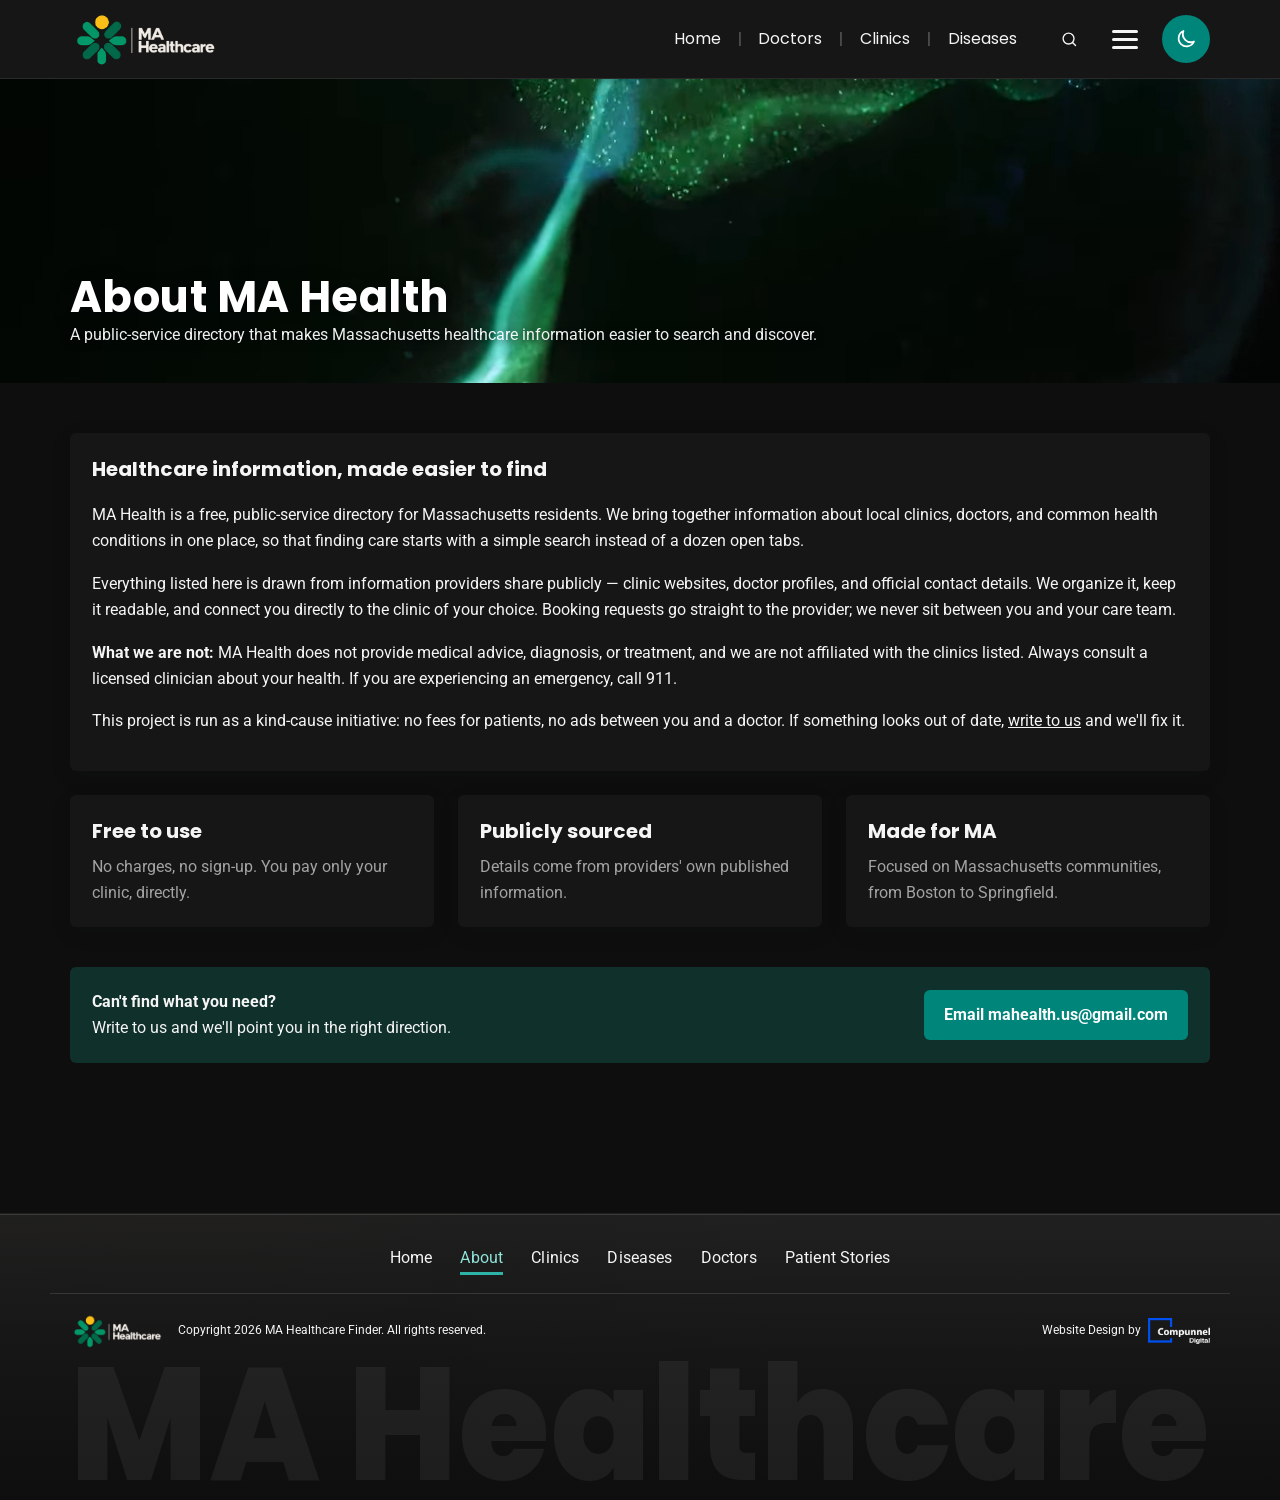
<file: about.html>
<!DOCTYPE html>
<html lang="en" data-theme="light">
<head>
<meta charset="utf-8"><meta name="viewport" content="width=device-width, initial-scale=1">
<meta name="description" content="About MA Health — a free public-service directory of Massachusetts clinics, doctors and conditions.">
<title>About – MA Health</title>
<link rel="preconnect" href="https://fonts.googleapis.com"><link rel="preconnect" href="https://fonts.gstatic.com" crossorigin>
<link href="https://fonts.googleapis.com/css2?family=Poppins:wght@400;600;700&family=Roboto:wght@400;500;700&display=swap" rel="stylesheet">
<style>
:root{--primary:#00857A;--primary-dark:#006B62;--text:#0F172A;--text-mid:#374151;--text-light:#5B6472;--bg-page:#f3eee8;--bg-light:#F4F7FA;--surface:#FFF;--border-light:#DDE2E8;--subtle-accent:#E6F4F1;--focus:#F2B134}
[data-theme="dark"]{--primary:#2FB3A6;--primary-dark:#8FE3DA;--text:#F3F4F6;--text-mid:#D1D5DB;--text-light:#AEB6C4;--bg-page:#0F172A;--bg-light:#1B2740;--surface:#172038;--border-light:#2B364B;--subtle-accent:#123531}
*{box-sizing:border-box}html{scroll-behavior:smooth}
body{margin:0;background:var(--bg-page);color:var(--text);font-family:'Roboto',sans-serif;font-size:1em;line-height:1.65}
img{max-width:100%}a{color:inherit}button{font-family:inherit}
:focus-visible{outline:3px solid var(--focus);outline-offset:3px;border-radius:4px}
.sr-only{position:absolute;width:1px;height:1px;padding:0;margin:-1px;overflow:hidden;clip:rect(0,0,0,0);white-space:nowrap;border:0}
.skip-link{position:absolute;left:16px;top:-60px;background:var(--primary-dark);color:#fff;padding:12px 18px;border-radius:6px;font-weight:700;z-index:1000;text-decoration:none}.skip-link:focus{top:16px}
.wrap{max-width:1180px;margin:0 auto;padding:0 20px}
.g12{display:grid;grid-template-columns:repeat(12,minmax(0,1fr));gap:24px}
.c3{grid-column:span 3}.c4{grid-column:span 4}.c6{grid-column:span 6}.c12{grid-column:span 12}
.topbar{background:var(--surface);border-bottom:1px solid var(--border-light)}
.topbar-inner{max-width:1180px;margin:0 auto;padding:12px 20px;display:flex;align-items:center;justify-content:space-between;gap:24px}
.logo img{height:54px;display:block}
.topbar-right{display:flex;align-items:center;gap:14px}
.head-mail{width:60px;height:60px;border-radius:50%;background:#00857A;display:inline-flex;align-items:center;justify-content:center;flex-shrink:0}
.head-mail svg{width:28px;height:28px}
.theme-toggle{width:48px;height:48px;border-radius:50%;border:none;background:#00857A;cursor:pointer;display:inline-flex;align-items:center;justify-content:center;padding:0}
.theme-toggle .knob svg{width:24px;height:24px;display:block}
.hamburger{display:none;flex-direction:column;gap:5px;background:none;border:1px solid var(--border-light);border-radius:6px;cursor:pointer;padding:9px;min-width:44px;min-height:44px;align-items:center;justify-content:center}
.hamburger span{width:22px;height:2px;background:var(--text);display:block}
.navstrip{background:#fbfaf8;border-bottom:1px solid var(--border-light)}
[data-theme="dark"] .navstrip{background:var(--bg-light)}
.nav-menu{max-width:1180px;margin:0 auto;padding:0 20px;list-style:none;display:flex;gap:4px;flex-wrap:wrap}
.nav-menu a{display:block;padding:14px 12px;font-size:1em;font-weight:700;text-transform:uppercase;letter-spacing:.05em;color:var(--text-mid);text-decoration:none;border-top:3px solid transparent}
.nav-menu a:hover,.nav-menu a.active{color:var(--primary-dark);border-top-color:var(--primary)}
.page-head{background:var(--surface);border-bottom:1px solid var(--border-light);padding:44px 0}
.page-head h1{font-family:'Poppins',sans-serif;font-size:clamp(30px,3.4vw,44px);margin:0 0 8px;text-transform:uppercase;letter-spacing:-.01em}
.page-head p{margin:0;color:var(--text-light);max-width:760px}
main{padding:50px 0 70px}
.card{background:var(--surface);border-radius:6px;box-shadow:0 6px 24px rgba(15,23,42,.07);overflow:hidden}
.card-body{padding:20px 22px}
.card h2,.card h3{font-family:'Poppins',sans-serif;margin:0 0 6px;font-size:1.25em}
.meta{color:var(--text-light);font-size:1em;margin:0 0 10px}
.badges{display:flex;flex-wrap:wrap;gap:8px;margin:10px 0 4px}
.badge{background:var(--subtle-accent);color:var(--primary-dark);font-weight:700;font-size:1em;padding:5px 12px;border-radius:999px}
.btn{display:inline-flex;align-items:center;gap:8px;background:#00857A;color:#fff;border:none;border-radius:6px;padding:12px 20px;font-weight:700;font-size:1em;text-decoration:none;cursor:pointer;min-height:44px}
.btn:hover{background:var(--primary-dark)}
.btn.ghost{background:var(--surface);color:var(--text);border:1px solid var(--border-light)}
.btn.ghost:hover{border-color:var(--primary);color:var(--primary-dark)}
.review{border-top:1px solid var(--border-light);padding:12px 0 2px;font-size:1em}
.review p{margin:0 0 6px;color:var(--text-mid)}
.review .who{color:var(--text-light);font-size:1em}
.stars{color:#B7791F;letter-spacing:2px}
.thumb{width:100px;height:100px;border-radius:14px;object-fit:cover;flex-shrink:0;background:var(--subtle-accent)}
.row{display:flex;gap:16px;align-items:center}
.initials{width:100px;height:100px;border-radius:14px;display:flex;align-items:center;justify-content:center;font-family:'Poppins',sans-serif;font-weight:700;font-size:1.875em;color:#fff;flex-shrink:0}
.center{text-align:center}
.hidden{display:none!important}
.contact-strip{margin-top:40px;background:var(--subtle-accent);border-radius:6px;padding:22px;display:flex;justify-content:space-between;gap:16px;align-items:center;flex-wrap:wrap}
footer{background:#efece5;border-top:1px solid rgba(15,23,42,.15);padding:22px 0 26px;color:#0F172A;margin-top:70px}
[data-theme="dark"] footer{background:#101a30;color:#F3F4F6;border-top-color:rgba(255,255,255,.15)}
.f-nav{max-width:1180px;margin:0 auto 16px;padding:0 20px 16px;display:flex;gap:28px;overflow-x:auto;justify-content:center;border-bottom:1px solid rgba(15,23,42,.15)}
[data-theme="dark"] .f-nav{border-bottom-color:rgba(255,255,255,.15)}
.f-nav a{font-size:1em;font-weight:700;text-transform:uppercase;letter-spacing:.05em;text-decoration:none;white-space:nowrap;color:inherit}
.f-nav a:hover{color:var(--primary);text-decoration:underline}
.footer-inner{max-width:1180px;margin:0 auto;padding:0 20px;display:flex;align-items:center;justify-content:space-between;gap:16px;flex-wrap:wrap}
.f-design{display:flex;align-items:center;gap:10px}.f-design img{height:26px;display:block}

@media(prefers-reduced-motion:reduce){*{scroll-behavior:auto!important}}
@media(max-width:1024px){.c3{grid-column:span 6}.c4{grid-column:span 6}}
@media(max-width:900px){.hamburger{display:flex}.nav-menu{display:none;flex-direction:column;padding:8px 20px 12px}.nav-menu.open{display:flex}.nav-menu a{border-top:none;border-bottom:1px solid var(--border-light)}}
@media(max-width:768px){.c3,.c4,.c6{grid-column:span 12}.footer-inner{justify-content:center;text-align:center}}

/* ── Header: hamburger + slide-in navigation drawer ── */
.head-mail{display:none!important}
.hamburger{display:flex!important;flex-direction:column;gap:5px;background:none!important;border:none!important;border-radius:0;box-shadow:none;padding:10px;min-width:44px;min-height:44px;align-items:center;justify-content:center;cursor:pointer}
.hamburger span{width:26px;height:3px;border-radius:2px;background:var(--text);display:block;transform:none!important;opacity:1!important}
.hamburger:focus-visible{outline:3px solid var(--focus,#F2B134);outline-offset:2px}
.navstrip{position:fixed!important;top:0;right:0;bottom:0;width:min(340px,86vw);height:100vh;height:100dvh;background:var(--surface)!important;border:none;border-left:1px solid var(--border-light);box-shadow:-14px 0 40px rgba(0,0,0,.2);transform:translateX(100%);visibility:hidden;transition:transform .3s ease,visibility 0s linear .3s;z-index:1000;overflow-y:auto;display:flex;flex-direction:column}
html.nav-open .navstrip{transform:none;visibility:visible;transition:transform .3s ease}
.nav-overlay{position:fixed;inset:0;background:rgba(15,23,42,.45);opacity:0;visibility:hidden;transition:opacity .3s,visibility 0s linear .3s;z-index:999}
html.nav-open .nav-overlay{opacity:1;visibility:visible;transition:opacity .3s}
html.nav-open body{overflow:hidden}
.nav-head{display:flex;align-items:center;justify-content:space-between;padding:14px 16px 14px 28px;border-bottom:1px solid var(--border-light)}
.nav-head-title{font-family:'Poppins',sans-serif;font-weight:700;font-size:1em;letter-spacing:.08em;text-transform:uppercase;color:var(--text)}
.nav-close{background:none;border:none;color:var(--text);font-size:1.875em;line-height:1;cursor:pointer;min-width:44px;min-height:44px;display:inline-flex;align-items:center;justify-content:center}
.nav-close:focus-visible{outline:3px solid var(--focus,#F2B134);outline-offset:2px}
.navstrip .nav-menu{display:flex!important;flex-direction:column;align-items:stretch;flex-wrap:nowrap;gap:0;margin:0;max-width:none;padding:8px 20px 28px}
.navstrip .nav-menu li a{display:flex;align-items:center;min-height:54px;padding:14px 8px;border-top:none;border-bottom:1px solid var(--border-light)}
.navstrip .nav-menu li a::after{display:none}
.navstrip .nav-menu li a.active{color:var(--primary-dark);box-shadow:inset 4px 0 0 var(--primary);padding-left:16px}
html.a11y-motion .navstrip,html.a11y-motion .nav-overlay{transition:none}
@media (prefers-reduced-motion:reduce){.navstrip,.nav-overlay{transition:none}}

/* ── No capitals; line icons with minimal 4px corners; footer current-page indicator ── */
.f-nav a,.nav-head-title,.nav-menu a,.page-head h1{text-transform:none!important;letter-spacing:.01em!important}
.ic{width:1.2em;height:1.2em;flex-shrink:0;display:inline-block;vertical-align:-.22em}
.theme-toggle{border-radius:50%!important;color:#fff} .theme-toggle .knob{display:flex} .theme-toggle .knob .ic{width:24px;height:24px}
.tile{width:64px;height:64px;border-radius:4px;background:var(--subtle-accent);color:var(--primary-dark);display:flex;align-items:center;justify-content:center;flex-shrink:0}
.tile .ic{width:34px;height:34px}
.f-nav a.active{color:#006B62!important;text-decoration:none;box-shadow:inset 0 -3px 0 #00857A;padding-bottom:4px}
[data-theme="dark"] .f-nav a.active{color:#8FE3DA!important;box-shadow:inset 0 -3px 0 #2FB3A6}

/* Inner-page header: looping video, no tint, same height on every inner page */
.page-head{position:relative;isolation:isolate;overflow:hidden;height:304px;box-sizing:border-box;display:flex;align-items:flex-end;padding:0 0 36px;border-bottom:none;background:#07120d}
.page-video{position:absolute;inset:0;z-index:-1;width:100%;height:100%;object-fit:cover;pointer-events:none}
.page-head .wrap{width:100%}
.page-head h1{color:#fff!important;text-shadow:0 2px 16px rgba(0,0,0,.6);margin:0 0 2px!important;line-height:1.1}
.page-head p{color:rgba(255,255,255,.94)!important;text-shadow:0 1px 10px rgba(0,0,0,.7);margin:0!important;line-height:1.5}
@media (max-width:768px){.page-head{height:208px;padding-bottom:24px}}

/* ── Dark theme: carbon black (neutral, no blue tint) ── */
[data-theme="dark"]{--bg-page:#0E0E0E;--bg-light:#1A1A1A;--surface:#161616;--border-light:#2A2A2A;--subtle-accent:#10302B;--text:#F5F5F5;--text-mid:#D4D4D4;--text-light:#A3A3A3;--shadow:0 2px 10px rgba(0,0,0,.5);--shadow-lg:0 12px 32px rgba(0,0,0,.6)}
[data-theme="dark"] body{background:#0E0E0E}
[data-theme="dark"] footer{background:#0E0E0E;color:#F5F5F5;border-top-color:rgba(255,255,255,.12)}
[data-theme="dark"] .f-nav{border-bottom-color:rgba(255,255,255,.12)}
[data-theme="dark"] .f-nav a{color:#F5F5F5}
[data-theme="dark"] .f-nav a.active{color:#8FE3DA!important;box-shadow:inset 0 -3px 0 #2FB3A6}
[data-theme="dark"] .navstrip{background:#161616!important}
[data-theme="dark"] .nav-overlay{background:rgba(0,0,0,.6)}
</style>
<script src="js/icons.js"></script>
<link rel="stylesheet" href="css/shared.css">
</head>
<body>
<a class="skip-link" href="#main">Skip to main content</a>
<header>
  <div class="topbar"><div class="topbar-inner">
    <a href="index.html" class="logo" aria-label="MA Health – home"><span class="logo-mark" aria-hidden="true"><img src="images/logo-icon.png" alt=""></span><img class="logo-word logo-light-img" src="images/logo-word.png" alt="MA Healthcare"><img class="logo-word logo-dark-img" src="images/logo-word-dark.png" alt="MA Healthcare"></a>
    <div class="topbar-right">
      <nav class="top-nav" aria-label="Main"><a href="index.html">Home</a><span class="sep" aria-hidden="true">|</span><a href="doctors.html">Doctors</a><span class="sep" aria-hidden="true">|</span><a href="clinics.html">Clinics</a><span class="sep" aria-hidden="true">|</span><a href="diseases.html">Diseases</a></nav><button class="find-btn" id="find-btn" type="button" aria-label="Find on this page" aria-controls="find-bar" aria-expanded="false" title="Find on this page (/)"><svg class="ic" viewBox="0 0 24 24" fill="none" stroke="currentColor" stroke-width="1.75" stroke-linecap="round" stroke-linejoin="round" aria-hidden="true" focusable="false"><circle cx="11" cy="11" r="7"/><path d="m20 20-3.5-3.5"/></svg></button><button class="hamburger" id="hamburger" type="button" aria-label="Open menu" aria-expanded="false" aria-controls="site-nav"><span></span><span></span><span></span></button>
        <button class="theme-toggle" id="theme-toggle" type="button" aria-pressed="false" aria-label="Switch theme"><span class="knob" aria-hidden="true"></span></button>
    </div>
  </div></div>
  <nav class="navstrip" id="site-nav" aria-label="Primary">
    <div class="nav-head"><span class="nav-head-title">Menu</span><button class="nav-close" id="nav-close" type="button" aria-label="Close menu">&times;</button></div>
    <ul class="nav-menu" id="nav-menu"><li class="nav-dup"><a href="index.html">Home</a></li><li><a href="about.html" class="active" aria-current="page">About</a></li><li class="nav-dup"><a href="clinics.html">Clinics</a></li><li class="nav-dup"><a href="diseases.html">Diseases</a></li><li class="nav-dup"><a href="doctors.html">Doctors</a></li><li><a href="patient-stories.html">Patient Stories</a></li></ul></nav>
  <div class="nav-overlay" id="nav-overlay" aria-hidden="true"></div>
</header>
<div class="page-head"><video class="page-video" id="page-video" autoplay muted loop playsinline preload="auto" poster="video/hero-poster.jpg" aria-hidden="true"></video><div class="wrap"><h1>About MA Health</h1><p>A public-service directory that makes Massachusetts healthcare information easier to search and discover.</p></div></div>
<main id="main"><div class="wrap">
<div class="g12">
  <article class="card c12"><div class="card-body">
    <h2>Healthcare information, made easier to find</h2>
    <p>MA Health is a free, public-service directory for Massachusetts residents. We bring together information about local clinics, doctors, and common health conditions in one place, so that finding care starts with a simple search instead of a dozen open tabs.</p>
    <p>Everything listed here is drawn from information providers share publicly — clinic websites, doctor profiles, and official contact details. We organize it, keep it readable, and connect you directly to the clinic of your choice. Booking requests go straight to the provider; we never sit between you and your care team.</p>
    <p><strong>What we are not:</strong> MA Health does not provide medical advice, diagnosis, or treatment, and we are not affiliated with the clinics listed. Always consult a licensed clinician about your health. If you are experiencing an emergency, call 911.</p>
    <p>This project is run as a kind-cause initiative: no fees for patients, no ads between you and a doctor. If something looks out of date, <a href="mailto:mahealth.us@gmail.com">write to us</a> and we'll fix it.</p>
  </div></article>
  <article class="card c4"><div class="card-body"><h3>Free to use</h3><p class="meta" style="margin:0">No charges, no sign-up. You pay only your clinic, directly.</p></div></article>
  <article class="card c4"><div class="card-body"><h3>Publicly sourced</h3><p class="meta" style="margin:0">Details come from providers' own published information.</p></div></article>
  <article class="card c4"><div class="card-body"><h3>Made for MA</h3><p class="meta" style="margin:0">Focused on Massachusetts communities, from Boston to Springfield.</p></div></article>
</div>
<div class="contact-strip"><div><strong>Can't find what you need?</strong><br>Write to us and we'll point you in the right direction.</div><a class="btn" href="mailto:mahealth.us@gmail.com">Email mahealth.us@gmail.com</a></div>
</div></main>
<div class="footer-hero footer-solo">
  <footer class="site-footer">
    <nav class="f-nav" aria-label="Footer"><a href="index.html">Home</a><a href="about.html" class="active" aria-current="page">About</a><a href="clinics.html">Clinics</a><a href="diseases.html">Diseases</a><a href="doctors.html">Doctors</a><a href="patient-stories.html">Patient Stories</a></nav>
    <div class="footer-inner">
      <div class="f-left"><a href="index.html" class="f-logo" aria-label="MA Healthcare – home"><span class="logo-mark" aria-hidden="true"><img src="images/logo-icon.png" alt=""></span><img class="logo-word logo-light-img" src="images/logo-word.png" alt="MA Healthcare"><img class="logo-word logo-dark-img" src="images/logo-word-dark.png" alt="MA Healthcare"></a><span class="f-copy">Copyright 2026 MA Healthcare Finder. All rights reserved.</span></div>
      <div class="f-right f-design">Website Design by <a href="https://digital.compunnel.com/" target="_blank" rel="noopener" aria-label="Compunnel Digital (opens in a new tab)"><img class="logo-light-img" src="images/compunnel-digital.svg" alt="Compunnel Digital"><img class="logo-dark-img" src="images/compunnel-digital-dark.png" alt="Compunnel Digital"></a></div>
    </div>
    <div class="bigtext" aria-hidden="true"><svg viewBox="0 0 1000 118" xmlns="http://www.w3.org/2000/svg"><text x="0" y="108" font-size="140" textLength="1000" lengthAdjust="spacingAndGlyphs">MA Healthcare</text></svg></div>
  </footer>
</div>

<script>
(function(){
  var d=document.documentElement;
  var SUN=ICON('sun'),MOON=ICON('moon');
  function auto(){var h=new Date().getHours();return(h>=18||h<6)?'dark':'light'}
  function paint(){var m=null;try{m=localStorage.getItem('ma-theme')}catch(e){}var t=m||auto();d.dataset.theme=t;
    var b=document.getElementById('theme-toggle');if(b){b.querySelector('.knob').innerHTML=t==='dark'?MOON:SUN;b.setAttribute('aria-pressed',t==='dark');b.setAttribute('aria-label','Switch to '+(t==='dark'?'light':'dark')+' theme')}}
  paint();
  document.addEventListener('DOMContentLoaded',function(){
    paint();
    var b=document.getElementById('theme-toggle');
    if(b)b.addEventListener('click',function(){var n=d.dataset.theme==='dark'?'light':'dark';try{localStorage.setItem('ma-theme',n)}catch(e){}paint()});
    var lm=document.getElementById('load-more');
    if(lm)lm.addEventListener('click',function(){
      var hs=document.querySelectorAll('.dir-item.hidden');
      for(var i=0;i<lm.dataset.step&&i<hs.length;i++)hs[i].classList.remove('hidden');
      if(!document.querySelectorAll('.dir-item.hidden').length)lm.style.display='none';
    });
  });
})();
</script>
<script src="js/nav.js"></script>
<script src="js/pagesearch.js"></script>
<script src="js/inner-video.js"></script>
</body></html>
</file>
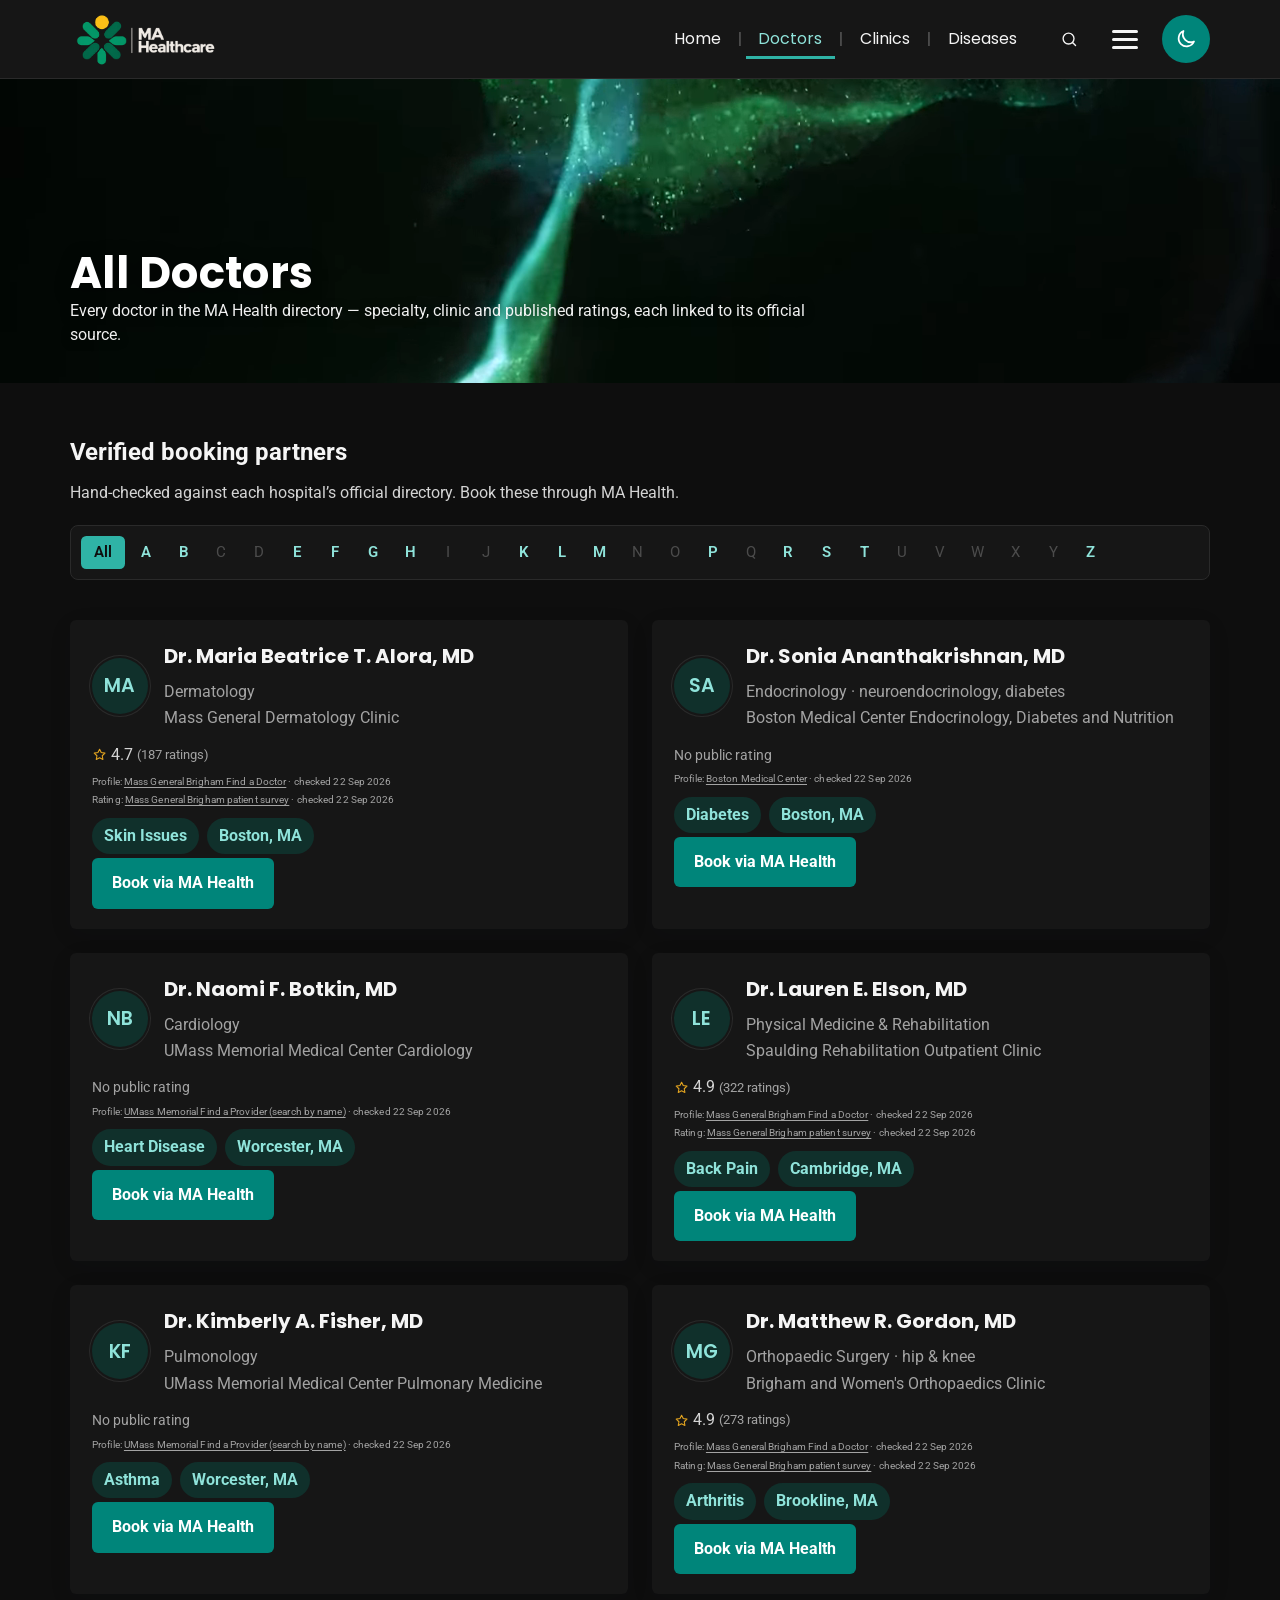
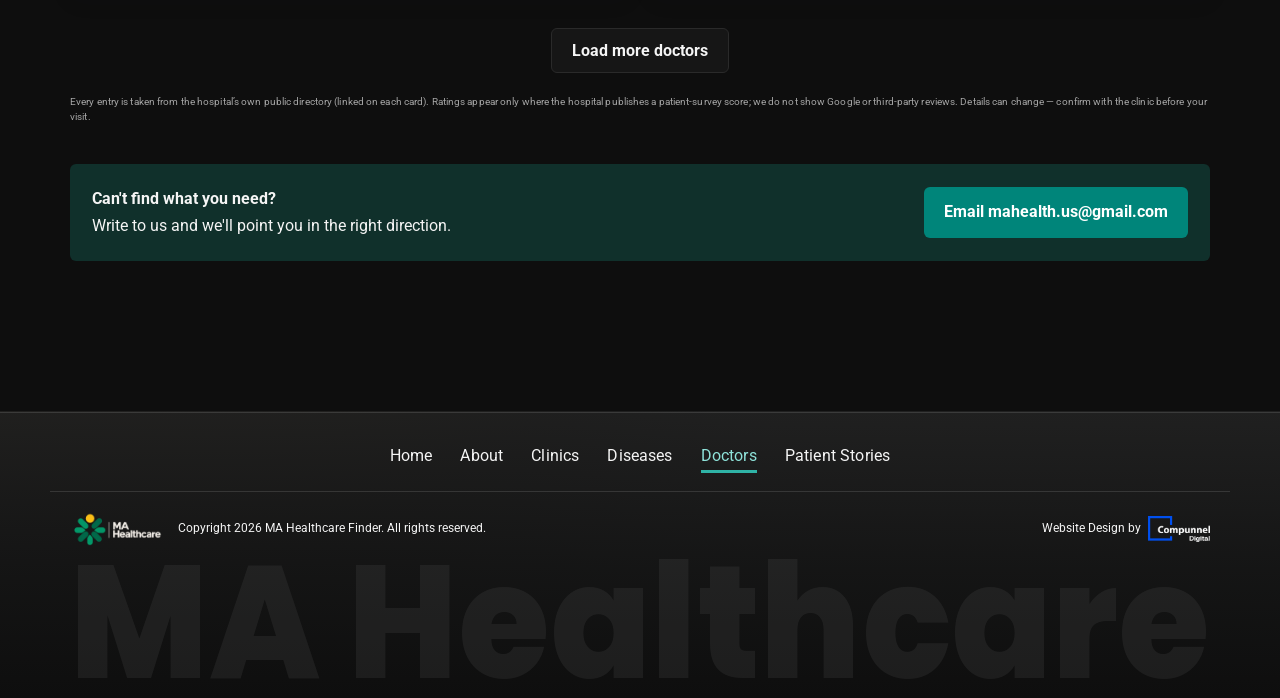
<file: doctors.html>
<!DOCTYPE html>
<html lang="en" data-theme="light">
<head>
<meta charset="utf-8"><meta name="viewport" content="width=device-width, initial-scale=1">
<meta name="description" content="Directory of Massachusetts doctors with specialties, clinics and patient stories.">
<title>All Doctors – MA Health</title>
<link rel="preconnect" href="https://fonts.googleapis.com"><link rel="preconnect" href="https://fonts.gstatic.com" crossorigin>
<link href="https://fonts.googleapis.com/css2?family=Poppins:wght@400;600;700&family=Roboto:wght@400;500;700&display=swap" rel="stylesheet">
<style>
:root{--primary:#00857A;--primary-dark:#006B62;--text:#0F172A;--text-mid:#374151;--text-light:#5B6472;--bg-page:#f3eee8;--bg-light:#F4F7FA;--surface:#FFF;--border-light:#DDE2E8;--subtle-accent:#E6F4F1;--focus:#F2B134}
[data-theme="dark"]{--primary:#2FB3A6;--primary-dark:#8FE3DA;--text:#F3F4F6;--text-mid:#D1D5DB;--text-light:#AEB6C4;--bg-page:#0F172A;--bg-light:#1B2740;--surface:#172038;--border-light:#2B364B;--subtle-accent:#123531}
*{box-sizing:border-box}html{scroll-behavior:smooth}
body{margin:0;background:var(--bg-page);color:var(--text);font-family:'Roboto',sans-serif;font-size:1em;line-height:1.65}
img{max-width:100%}a{color:inherit}button{font-family:inherit}
:focus-visible{outline:3px solid var(--focus);outline-offset:3px;border-radius:4px}
.sr-only{position:absolute;width:1px;height:1px;padding:0;margin:-1px;overflow:hidden;clip:rect(0,0,0,0);white-space:nowrap;border:0}
.skip-link{position:absolute;left:16px;top:-60px;background:var(--primary-dark);color:#fff;padding:12px 18px;border-radius:6px;font-weight:700;z-index:1000;text-decoration:none}.skip-link:focus{top:16px}
.wrap{max-width:1180px;margin:0 auto;padding:0 20px}
.g12{display:grid;grid-template-columns:repeat(12,minmax(0,1fr));gap:24px}
.c3{grid-column:span 3}.c4{grid-column:span 4}.c6{grid-column:span 6}.c12{grid-column:span 12}
.topbar{background:var(--surface);border-bottom:1px solid var(--border-light)}
.topbar-inner{max-width:1180px;margin:0 auto;padding:12px 20px;display:flex;align-items:center;justify-content:space-between;gap:24px}
.logo img{height:54px;display:block}
.topbar-right{display:flex;align-items:center;gap:14px}
.head-mail{width:60px;height:60px;border-radius:50%;background:#00857A;display:inline-flex;align-items:center;justify-content:center;flex-shrink:0}
.head-mail svg{width:28px;height:28px}
.theme-toggle{width:48px;height:48px;border-radius:50%;border:none;background:#00857A;cursor:pointer;display:inline-flex;align-items:center;justify-content:center;padding:0}
.theme-toggle .knob svg{width:24px;height:24px;display:block}
.hamburger{display:none;flex-direction:column;gap:5px;background:none;border:1px solid var(--border-light);border-radius:6px;cursor:pointer;padding:9px;min-width:44px;min-height:44px;align-items:center;justify-content:center}
.hamburger span{width:22px;height:2px;background:var(--text);display:block}
.navstrip{background:#fbfaf8;border-bottom:1px solid var(--border-light)}
[data-theme="dark"] .navstrip{background:var(--bg-light)}
.nav-menu{max-width:1180px;margin:0 auto;padding:0 20px;list-style:none;display:flex;gap:4px;flex-wrap:wrap}
.nav-menu a{display:block;padding:14px 12px;font-size:1em;font-weight:700;text-transform:uppercase;letter-spacing:.05em;color:var(--text-mid);text-decoration:none;border-top:3px solid transparent}
.nav-menu a:hover,.nav-menu a.active{color:var(--primary-dark);border-top-color:var(--primary)}
.page-head{background:var(--surface);border-bottom:1px solid var(--border-light);padding:44px 0}
.page-head h1{font-family:'Poppins',sans-serif;font-size:clamp(30px,3.4vw,44px);margin:0 0 8px;text-transform:uppercase;letter-spacing:-.01em}
.page-head p{margin:0;color:var(--text-light);max-width:760px}
main{padding:50px 0 70px}
.card{background:var(--surface);border-radius:6px;box-shadow:0 6px 24px rgba(15,23,42,.07);overflow:hidden}
.card-body{padding:20px 22px}
.card h2,.card h3{font-family:'Poppins',sans-serif;margin:0 0 6px;font-size:1.25em}
.meta{color:var(--text-light);font-size:1em;margin:0 0 10px}
.badges{display:flex;flex-wrap:wrap;gap:8px;margin:10px 0 4px}
.badge{background:var(--subtle-accent);color:var(--primary-dark);font-weight:700;font-size:1em;padding:5px 12px;border-radius:999px}
.btn{display:inline-flex;align-items:center;gap:8px;background:#00857A;color:#fff;border:none;border-radius:6px;padding:12px 20px;font-weight:700;font-size:1em;text-decoration:none;cursor:pointer;min-height:44px}
.btn:hover{background:var(--primary-dark)}
.btn.ghost{background:var(--surface);color:var(--text);border:1px solid var(--border-light)}
.btn.ghost:hover{border-color:var(--primary);color:var(--primary-dark)}
.review{border-top:1px solid var(--border-light);padding:12px 0 2px;font-size:1em}
.review p{margin:0 0 6px;color:var(--text-mid)}
.review .who{color:var(--text-light);font-size:1em}
.stars{color:#B7791F;letter-spacing:2px}
.thumb{width:100px;height:100px;border-radius:14px;object-fit:cover;flex-shrink:0;background:var(--subtle-accent)}
.row{display:flex;gap:16px;align-items:center}
.initials{width:100px;height:100px;border-radius:14px;display:flex;align-items:center;justify-content:center;font-family:'Poppins',sans-serif;font-weight:700;font-size:1.875em;color:#fff;flex-shrink:0}
.center{text-align:center}
.hidden{display:none!important}
.contact-strip{margin-top:40px;background:var(--subtle-accent);border-radius:6px;padding:22px;display:flex;justify-content:space-between;gap:16px;align-items:center;flex-wrap:wrap}
footer{background:#efece5;border-top:1px solid rgba(15,23,42,.15);padding:22px 0 26px;color:#0F172A;margin-top:70px}
[data-theme="dark"] footer{background:#101a30;color:#F3F4F6;border-top-color:rgba(255,255,255,.15)}
.f-nav{max-width:1180px;margin:0 auto 16px;padding:0 20px 16px;display:flex;gap:28px;overflow-x:auto;justify-content:center;border-bottom:1px solid rgba(15,23,42,.15)}
[data-theme="dark"] .f-nav{border-bottom-color:rgba(255,255,255,.15)}
.f-nav a{font-size:1em;font-weight:700;text-transform:uppercase;letter-spacing:.05em;text-decoration:none;white-space:nowrap;color:inherit}
.f-nav a:hover{color:var(--primary);text-decoration:underline}
.footer-inner{max-width:1180px;margin:0 auto;padding:0 20px;display:flex;align-items:center;justify-content:space-between;gap:16px;flex-wrap:wrap}
.f-design{display:flex;align-items:center;gap:10px}.f-design img{height:26px;display:block}

@media(prefers-reduced-motion:reduce){*{scroll-behavior:auto!important}}
@media(max-width:1024px){.c3{grid-column:span 6}.c4{grid-column:span 6}}
@media(max-width:900px){.hamburger{display:flex}.nav-menu{display:none;flex-direction:column;padding:8px 20px 12px}.nav-menu.open{display:flex}.nav-menu a{border-top:none;border-bottom:1px solid var(--border-light)}}
@media(max-width:768px){.c3,.c4,.c6{grid-column:span 12}.footer-inner{justify-content:center;text-align:center}}

/* ── Header: hamburger + slide-in navigation drawer ── */
.head-mail{display:none!important}
.hamburger{display:flex!important;flex-direction:column;gap:5px;background:none!important;border:none!important;border-radius:0;box-shadow:none;padding:10px;min-width:44px;min-height:44px;align-items:center;justify-content:center;cursor:pointer}
.hamburger span{width:26px;height:3px;border-radius:2px;background:var(--text);display:block;transform:none!important;opacity:1!important}
.hamburger:focus-visible{outline:3px solid var(--focus,#F2B134);outline-offset:2px}
.navstrip{position:fixed!important;top:0;right:0;bottom:0;width:min(340px,86vw);height:100vh;height:100dvh;background:var(--surface)!important;border:none;border-left:1px solid var(--border-light);box-shadow:-14px 0 40px rgba(0,0,0,.2);transform:translateX(100%);visibility:hidden;transition:transform .3s ease,visibility 0s linear .3s;z-index:1000;overflow-y:auto;display:flex;flex-direction:column}
html.nav-open .navstrip{transform:none;visibility:visible;transition:transform .3s ease}
.nav-overlay{position:fixed;inset:0;background:rgba(15,23,42,.45);opacity:0;visibility:hidden;transition:opacity .3s,visibility 0s linear .3s;z-index:999}
html.nav-open .nav-overlay{opacity:1;visibility:visible;transition:opacity .3s}
html.nav-open body{overflow:hidden}
.nav-head{display:flex;align-items:center;justify-content:space-between;padding:14px 16px 14px 28px;border-bottom:1px solid var(--border-light)}
.nav-head-title{font-family:'Poppins',sans-serif;font-weight:700;font-size:1em;letter-spacing:.08em;text-transform:uppercase;color:var(--text)}
.nav-close{background:none;border:none;color:var(--text);font-size:1.875em;line-height:1;cursor:pointer;min-width:44px;min-height:44px;display:inline-flex;align-items:center;justify-content:center}
.nav-close:focus-visible{outline:3px solid var(--focus,#F2B134);outline-offset:2px}
.navstrip .nav-menu{display:flex!important;flex-direction:column;align-items:stretch;flex-wrap:nowrap;gap:0;margin:0;max-width:none;padding:8px 20px 28px}
.navstrip .nav-menu li a{display:flex;align-items:center;min-height:54px;padding:14px 8px;border-top:none;border-bottom:1px solid var(--border-light)}
.navstrip .nav-menu li a::after{display:none}
.navstrip .nav-menu li a.active{color:var(--primary-dark);box-shadow:inset 4px 0 0 var(--primary);padding-left:16px}
html.a11y-motion .navstrip,html.a11y-motion .nav-overlay{transition:none}
@media (prefers-reduced-motion:reduce){.navstrip,.nav-overlay{transition:none}}

/* ── No capitals; line icons with minimal 4px corners; footer current-page indicator ── */
.f-nav a,.nav-head-title,.nav-menu a,.page-head h1{text-transform:none!important;letter-spacing:.01em!important}
.ic{width:1.2em;height:1.2em;flex-shrink:0;display:inline-block;vertical-align:-.22em}
.theme-toggle{border-radius:50%!important;color:#fff} .theme-toggle .knob{display:flex} .theme-toggle .knob .ic{width:24px;height:24px}
.tile{width:64px;height:64px;border-radius:4px;background:var(--subtle-accent);color:var(--primary-dark);display:flex;align-items:center;justify-content:center;flex-shrink:0}
.tile .ic{width:34px;height:34px}
.f-nav a.active{color:#006B62!important;text-decoration:none;box-shadow:inset 0 -3px 0 #00857A;padding-bottom:4px}
[data-theme="dark"] .f-nav a.active{color:#8FE3DA!important;box-shadow:inset 0 -3px 0 #2FB3A6}

/* Inner-page header: looping video, no tint, same height on every inner page */
.page-head{position:relative;isolation:isolate;overflow:hidden;height:304px;box-sizing:border-box;display:flex;align-items:flex-end;padding:0 0 36px;border-bottom:none;background:#07120d}
.page-video{position:absolute;inset:0;z-index:-1;width:100%;height:100%;object-fit:cover;pointer-events:none}
.page-head .wrap{width:100%}
.page-head h1{color:#fff!important;text-shadow:0 2px 16px rgba(0,0,0,.6);margin:0 0 2px!important;line-height:1.1}
.page-head p{color:rgba(255,255,255,.94)!important;text-shadow:0 1px 10px rgba(0,0,0,.7);margin:0!important;line-height:1.5}
@media (max-width:768px){.page-head{height:208px;padding-bottom:24px}}

/* ── Dark theme: carbon black (neutral, no blue tint) ── */
[data-theme="dark"]{--bg-page:#0E0E0E;--bg-light:#1A1A1A;--surface:#161616;--border-light:#2A2A2A;--subtle-accent:#10302B;--text:#F5F5F5;--text-mid:#D4D4D4;--text-light:#A3A3A3;--shadow:0 2px 10px rgba(0,0,0,.5);--shadow-lg:0 12px 32px rgba(0,0,0,.6)}
[data-theme="dark"] body{background:#0E0E0E}
[data-theme="dark"] footer{background:#0E0E0E;color:#F5F5F5;border-top-color:rgba(255,255,255,.12)}
[data-theme="dark"] .f-nav{border-bottom-color:rgba(255,255,255,.12)}
[data-theme="dark"] .f-nav a{color:#F5F5F5}
[data-theme="dark"] .f-nav a.active{color:#8FE3DA!important;box-shadow:inset 0 -3px 0 #2FB3A6}
[data-theme="dark"] .navstrip{background:#161616!important}
[data-theme="dark"] .nav-overlay{background:rgba(0,0,0,.6)}

/* ── Sources: always 10px, everywhere ── */
.src{font-size:.625em!important;line-height:1.45;color:var(--text-light);margin:4px 0 0;letter-spacing:.01em}
.src a{color:inherit;text-decoration:underline;text-underline-offset:2px}
.src a:hover{color:var(--primary-dark)}
.rating{display:inline-flex;align-items:center;gap:4px;color:var(--text-mid)}
.rating .ic{width:15px;height:15px;color:#E0A21F}
.rating small{color:var(--text-light)}
.rating.none{font-size:.875em;color:var(--text-light)}
.dir-h{margin:18px 0 6px;font-size:1.0625em}
.doc-row{padding:10px 0;border-top:1px solid var(--border-light)}
.doc-row:last-of-type{margin-bottom:14px}

/* ── Doctor photos (official source, credited) ── */
.dav{--s:4em;position:relative;flex:0 0 var(--s);width:var(--s);height:var(--s);border-radius:50%;overflow:hidden;background:var(--subtle-accent);display:inline-flex;align-items:center;justify-content:center;box-shadow:0 0 0 2px var(--surface),0 0 0 3px var(--border-light)}
.dav img{position:absolute;inset:0;width:100%;height:100%;object-fit:cover;object-position:center 20%}
.dav-ini{font-family:'Poppins',sans-serif;font-weight:600;font-size:calc(var(--s) * .34);color:var(--primary-dark)}
.dcard-head{display:flex;align-items:center;gap:12px;margin-bottom:6px}
.dcard-head .dcard-name{margin:0}
.dstatus{display:inline-block;margin:8px 0 0;padding:3px 8px;border-radius:4px;font-size:.75em;font-weight:600;background:#FFF4E0;color:#7A4B00}
[data-theme="dark"] .dstatus{background:#3A2A0C;color:#F5C97A}
.btn-sm-ghost{background:transparent!important;color:var(--primary-dark)!important;border:1.5px solid var(--primary)!important;text-decoration:none;display:inline-flex;align-items:center}
.btn-sm-ghost:hover{background:var(--subtle-accent)!important}
</style>
<script src="js/icons.js"></script>
<link rel="stylesheet" href="css/shared.css">
</head>
<body>
<a class="skip-link" href="#main">Skip to main content</a>
<header>
  <div class="topbar"><div class="topbar-inner">
    <a href="index.html" class="logo" aria-label="MA Health – home"><span class="logo-mark" aria-hidden="true"><img src="images/logo-icon.png" alt=""></span><img class="logo-word logo-light-img" src="images/logo-word.png" alt="MA Healthcare"><img class="logo-word logo-dark-img" src="images/logo-word-dark.png" alt="MA Healthcare"></a>
    <div class="topbar-right">
      <nav class="top-nav" aria-label="Main"><a href="index.html">Home</a><span class="sep" aria-hidden="true">|</span><a href="doctors.html" class="active" aria-current="page">Doctors</a><span class="sep" aria-hidden="true">|</span><a href="clinics.html">Clinics</a><span class="sep" aria-hidden="true">|</span><a href="diseases.html">Diseases</a></nav><button class="find-btn" id="find-btn" type="button" aria-label="Find on this page" aria-controls="find-bar" aria-expanded="false" title="Find on this page (/)"><svg class="ic" viewBox="0 0 24 24" fill="none" stroke="currentColor" stroke-width="1.75" stroke-linecap="round" stroke-linejoin="round" aria-hidden="true" focusable="false"><circle cx="11" cy="11" r="7"/><path d="m20 20-3.5-3.5"/></svg></button><button class="hamburger" id="hamburger" type="button" aria-label="Open menu" aria-expanded="false" aria-controls="site-nav"><span></span><span></span><span></span></button>
        <button class="theme-toggle" id="theme-toggle" type="button" aria-pressed="false" aria-label="Switch theme"><span class="knob" aria-hidden="true"></span></button>
    </div>
  </div></div>
  <nav class="navstrip" id="site-nav" aria-label="Primary">
    <div class="nav-head"><span class="nav-head-title">Menu</span><button class="nav-close" id="nav-close" type="button" aria-label="Close menu">&times;</button></div>
    <ul class="nav-menu" id="nav-menu"><li class="nav-dup"><a href="index.html">Home</a></li><li><a href="about.html">About</a></li><li class="nav-dup"><a href="clinics.html">Clinics</a></li><li class="nav-dup"><a href="diseases.html">Diseases</a></li><li class="nav-dup"><a href="doctors.html" class="active" aria-current="page">Doctors</a></li><li><a href="patient-stories.html">Patient Stories</a></li></ul></nav>
  <div class="nav-overlay" id="nav-overlay" aria-hidden="true"></div>
</header>
<div class="page-head"><video class="page-video" id="page-video" autoplay muted loop playsinline preload="auto" poster="video/hero-poster.jpg" aria-hidden="true"></video><div class="wrap"><h1>All Doctors</h1><p>Every doctor in the MA Health directory — specialty, clinic and published ratings, each linked to its official source.</p></div></div>
<main id="main"><div class="wrap">
<h2 class="verified-h" style="margin:0 0 .3em">Verified booking partners</h2><p class="live-note" style="margin:0 0 1.2em">Hand-checked against each hospital’s official directory. Book these through MA Health.</p>
<div class="g12" id="doctor-list"></div><p class="center" style="margin-top:34px"><button class="btn ghost" id="load-more" data-step="6" type="button">Load more doctors</button></p><p class="src" style="margin-top:22px">Every entry is taken from the hospital’s own public directory (linked on each card). Ratings appear only where the hospital publishes a patient-survey score; we do not show Google or third-party reviews. Details can change — confirm with the clinic before your visit.</p>
<div class="contact-strip"><div><strong>Can't find what you need?</strong><br>Write to us and we'll point you in the right direction.</div><a class="btn" href="mailto:mahealth.us@gmail.com">Email mahealth.us@gmail.com</a></div>
</div></main>
<div class="footer-hero footer-solo">
  <footer class="site-footer">
    <nav class="f-nav" aria-label="Footer"><a href="index.html">Home</a><a href="about.html">About</a><a href="clinics.html">Clinics</a><a href="diseases.html">Diseases</a><a href="doctors.html" class="active" aria-current="page">Doctors</a><a href="patient-stories.html">Patient Stories</a></nav>
    <div class="footer-inner">
      <div class="f-left"><a href="index.html" class="f-logo" aria-label="MA Healthcare – home"><span class="logo-mark" aria-hidden="true"><img src="images/logo-icon.png" alt=""></span><img class="logo-word logo-light-img" src="images/logo-word.png" alt="MA Healthcare"><img class="logo-word logo-dark-img" src="images/logo-word-dark.png" alt="MA Healthcare"></a><span class="f-copy">Copyright 2026 MA Healthcare Finder. All rights reserved.</span></div>
      <div class="f-right f-design">Website Design by <a href="https://digital.compunnel.com/" target="_blank" rel="noopener" aria-label="Compunnel Digital (opens in a new tab)"><img class="logo-light-img" src="images/compunnel-digital.svg" alt="Compunnel Digital"><img class="logo-dark-img" src="images/compunnel-digital-dark.png" alt="Compunnel Digital"></a></div>
    </div>
    <div class="bigtext" aria-hidden="true"><svg viewBox="0 0 1000 118" xmlns="http://www.w3.org/2000/svg"><text x="0" y="108" font-size="140" textLength="1000" lengthAdjust="spacingAndGlyphs">MA Healthcare</text></svg></div>
  </footer>
</div>

<script>
(function(){
  var d=document.documentElement;
  var SUN=ICON('sun'),MOON=ICON('moon');
  function auto(){var h=new Date().getHours();return(h>=18||h<6)?'dark':'light'}
  function paint(){var m=null;try{m=localStorage.getItem('ma-theme')}catch(e){}var t=m||auto();d.dataset.theme=t;
    var b=document.getElementById('theme-toggle');if(b){b.querySelector('.knob').innerHTML=t==='dark'?MOON:SUN;b.setAttribute('aria-pressed',t==='dark');b.setAttribute('aria-label','Switch to '+(t==='dark'?'light':'dark')+' theme')}}
  paint();
  document.addEventListener('DOMContentLoaded',function(){
    paint();
    var b=document.getElementById('theme-toggle');
    if(b)b.addEventListener('click',function(){var n=d.dataset.theme==='dark'?'light':'dark';try{localStorage.setItem('ma-theme',n)}catch(e){}paint()});
    var lm=document.getElementById('load-more');
    if(lm)lm.addEventListener('click',function(){
      var hs=document.querySelectorAll('.dir-item.hidden');
      for(var i=0;i<lm.dataset.step&&i<hs.length;i++)hs[i].classList.remove('hidden');
      if(!document.querySelectorAll('.dir-item.hidden').length)lm.style.display='none';
    });
  });
})();
</script>
<script src="js/catalog.js"></script>
<script src="js/directory.js"></script>
<script src="js/az.js"></script>
<script src="js/nav.js"></script>
<script src="js/pagesearch.js"></script>
<script src="js/inner-video.js"></script>
</body></html>
</file>
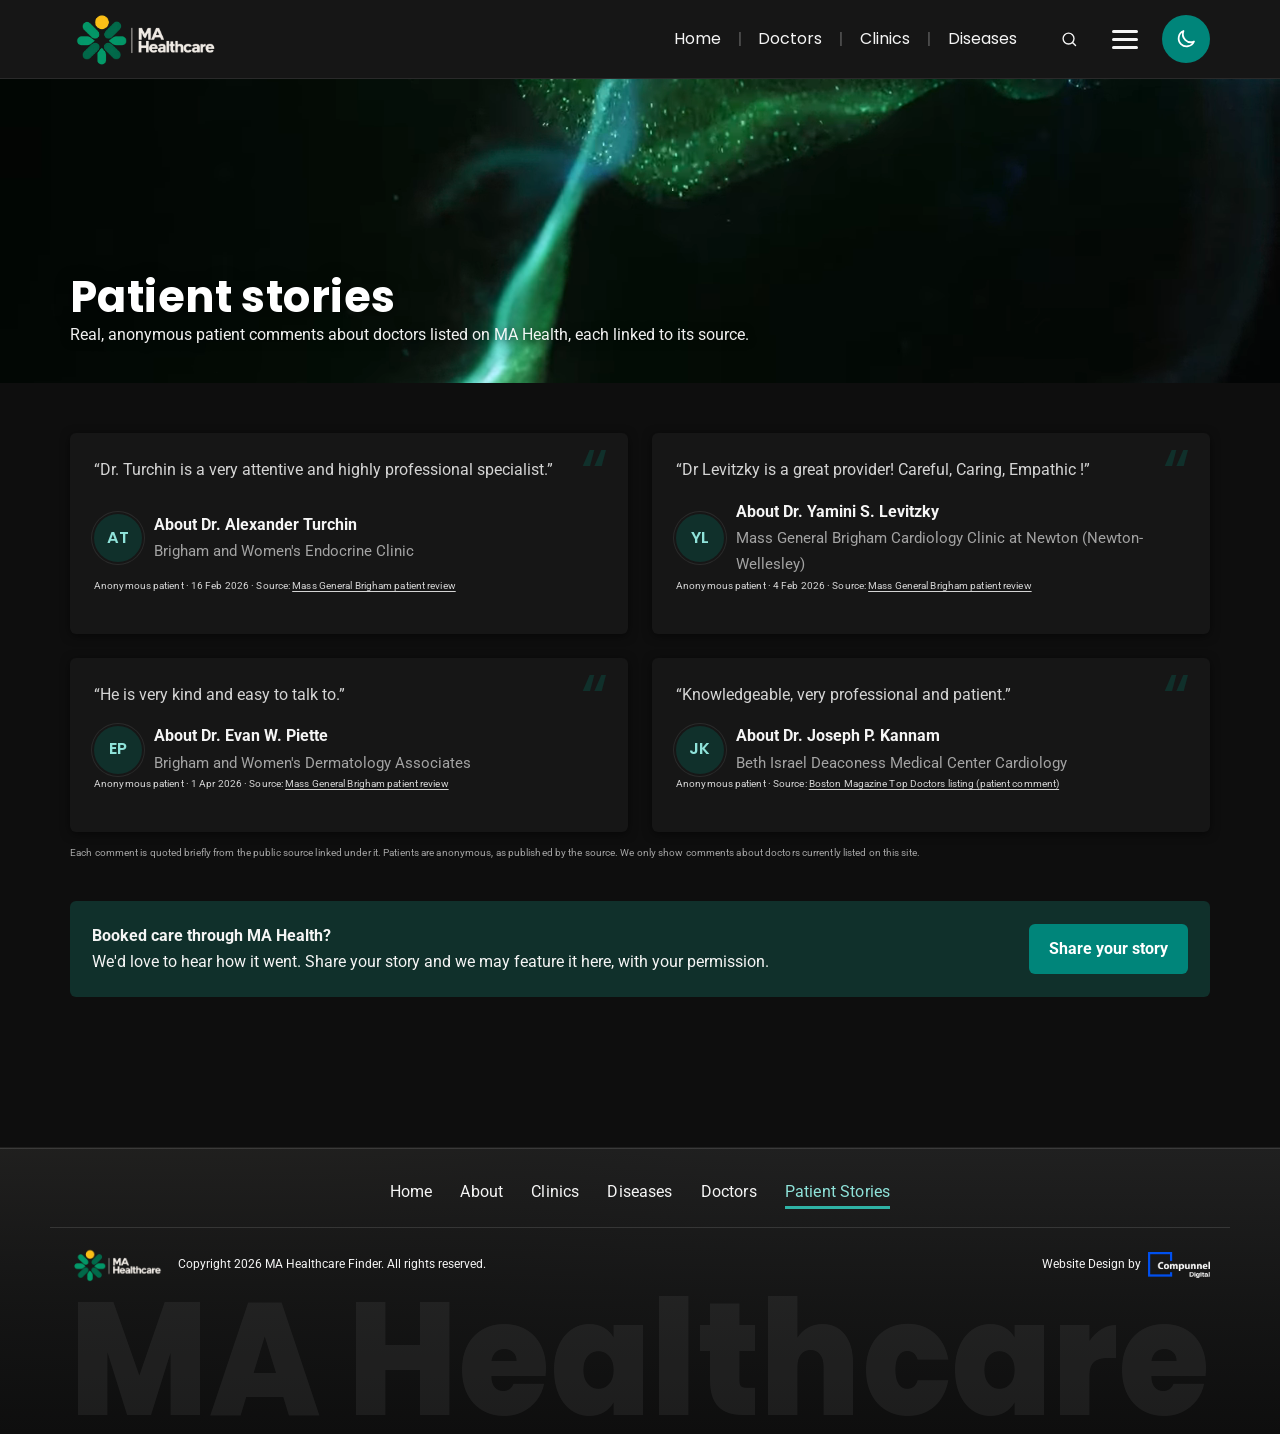
<file: patient-stories.html>
<!DOCTYPE html>
<html lang="en" data-theme="light">
<head>
<meta charset="utf-8"><meta name="viewport" content="width=device-width, initial-scale=1">
<meta name="description" content="What patients across Massachusetts say about finding clinics and booking appointments with MA Health.">
<title>Patient Stories – MA Health</title>
<link rel="preconnect" href="https://fonts.googleapis.com"><link rel="preconnect" href="https://fonts.gstatic.com" crossorigin>
<link href="https://fonts.googleapis.com/css2?family=Poppins:wght@400;600;700&family=Roboto:wght@400;500;700&display=swap" rel="stylesheet">
<style>
:root{--primary:#00857A;--primary-dark:#006B62;--text:#0F172A;--text-mid:#374151;--text-light:#5B6472;--bg-page:#f3eee8;--bg-light:#F4F7FA;--surface:#FFF;--border-light:#DDE2E8;--subtle-accent:#E6F4F1;--focus:#F2B134}
[data-theme="dark"]{--primary:#2FB3A6;--primary-dark:#8FE3DA;--text:#F3F4F6;--text-mid:#D1D5DB;--text-light:#AEB6C4;--bg-page:#0F172A;--bg-light:#1B2740;--surface:#172038;--border-light:#2B364B;--subtle-accent:#123531}
*{box-sizing:border-box}html{scroll-behavior:smooth}
body{margin:0;background:var(--bg-page);color:var(--text);font-family:'Roboto',sans-serif;font-size:1em;line-height:1.65}
img{max-width:100%}a{color:inherit}button{font-family:inherit}
:focus-visible{outline:3px solid var(--focus);outline-offset:3px;border-radius:4px}
.sr-only{position:absolute;width:1px;height:1px;padding:0;margin:-1px;overflow:hidden;clip:rect(0,0,0,0);white-space:nowrap;border:0}
.skip-link{position:absolute;left:16px;top:-60px;background:var(--primary-dark);color:#fff;padding:12px 18px;border-radius:6px;font-weight:700;z-index:1000;text-decoration:none}.skip-link:focus{top:16px}
.wrap{max-width:1180px;margin:0 auto;padding:0 20px}
.g12{display:grid;grid-template-columns:repeat(12,minmax(0,1fr));gap:24px}
.c3{grid-column:span 3}.c4{grid-column:span 4}.c6{grid-column:span 6}.c12{grid-column:span 12}
.topbar{background:var(--surface);border-bottom:1px solid var(--border-light)}
.topbar-inner{max-width:1180px;margin:0 auto;padding:12px 20px;display:flex;align-items:center;justify-content:space-between;gap:24px}
.logo img{height:54px;display:block}
.topbar-right{display:flex;align-items:center;gap:14px}
.head-mail{width:60px;height:60px;border-radius:50%;background:#00857A;display:inline-flex;align-items:center;justify-content:center;flex-shrink:0}
.head-mail svg{width:28px;height:28px}
.theme-toggle{width:48px;height:48px;border-radius:50%;border:none;background:#00857A;cursor:pointer;display:inline-flex;align-items:center;justify-content:center;padding:0}
.theme-toggle .knob svg{width:24px;height:24px;display:block}
.hamburger{display:none;flex-direction:column;gap:5px;background:none;border:1px solid var(--border-light);border-radius:6px;cursor:pointer;padding:9px;min-width:44px;min-height:44px;align-items:center;justify-content:center}
.hamburger span{width:22px;height:2px;background:var(--text);display:block}
.navstrip{background:#fbfaf8;border-bottom:1px solid var(--border-light)}
[data-theme="dark"] .navstrip{background:var(--bg-light)}
.nav-menu{max-width:1180px;margin:0 auto;padding:0 20px;list-style:none;display:flex;gap:4px;flex-wrap:wrap}
.nav-menu a{display:block;padding:14px 12px;font-size:1em;font-weight:700;text-transform:uppercase;letter-spacing:.05em;color:var(--text-mid);text-decoration:none;border-top:3px solid transparent}
.nav-menu a:hover,.nav-menu a.active{color:var(--primary-dark);border-top-color:var(--primary)}
.page-head{background:var(--surface);border-bottom:1px solid var(--border-light);padding:44px 0}
.page-head h1{font-family:'Poppins',sans-serif;font-size:clamp(30px,3.4vw,44px);margin:0 0 8px;text-transform:uppercase;letter-spacing:-.01em}
.page-head p{margin:0;color:var(--text-light);max-width:760px}
main{padding:50px 0 70px}
.card{background:var(--surface);border-radius:6px;box-shadow:0 6px 24px rgba(15,23,42,.07);overflow:hidden}
.card-body{padding:20px 22px}
.card h2,.card h3{font-family:'Poppins',sans-serif;margin:0 0 6px;font-size:1.25em}
.meta{color:var(--text-light);font-size:1em;margin:0 0 10px}
.badges{display:flex;flex-wrap:wrap;gap:8px;margin:10px 0 4px}
.badge{background:var(--subtle-accent);color:var(--primary-dark);font-weight:700;font-size:1em;padding:5px 12px;border-radius:999px}
.btn{display:inline-flex;align-items:center;gap:8px;background:#00857A;color:#fff;border:none;border-radius:6px;padding:12px 20px;font-weight:700;font-size:1em;text-decoration:none;cursor:pointer;min-height:44px}
.btn:hover{background:var(--primary-dark)}
.btn.ghost{background:var(--surface);color:var(--text);border:1px solid var(--border-light)}
.btn.ghost:hover{border-color:var(--primary);color:var(--primary-dark)}
.review{border-top:1px solid var(--border-light);padding:12px 0 2px;font-size:1em}
.review p{margin:0 0 6px;color:var(--text-mid)}
.review .who{color:var(--text-light);font-size:1em}
.stars{color:#B7791F;letter-spacing:2px}
.thumb{width:100px;height:100px;border-radius:14px;object-fit:cover;flex-shrink:0;background:var(--subtle-accent)}
.row{display:flex;gap:16px;align-items:center}
.initials{width:100px;height:100px;border-radius:14px;display:flex;align-items:center;justify-content:center;font-family:'Poppins',sans-serif;font-weight:700;font-size:1.875em;color:#fff;flex-shrink:0}
.center{text-align:center}
.hidden{display:none!important}
.contact-strip{margin-top:40px;background:var(--subtle-accent);border-radius:6px;padding:22px;display:flex;justify-content:space-between;gap:16px;align-items:center;flex-wrap:wrap}
footer{background:#efece5;border-top:1px solid rgba(15,23,42,.15);padding:22px 0 26px;color:#0F172A;margin-top:70px}
[data-theme="dark"] footer{background:#101a30;color:#F3F4F6;border-top-color:rgba(255,255,255,.15)}
.f-nav{max-width:1180px;margin:0 auto 16px;padding:0 20px 16px;display:flex;gap:28px;overflow-x:auto;justify-content:center;border-bottom:1px solid rgba(15,23,42,.15)}
[data-theme="dark"] .f-nav{border-bottom-color:rgba(255,255,255,.15)}
.f-nav a{font-size:1em;font-weight:700;text-transform:uppercase;letter-spacing:.05em;text-decoration:none;white-space:nowrap;color:inherit}
.f-nav a:hover{color:var(--primary);text-decoration:underline}
.footer-inner{max-width:1180px;margin:0 auto;padding:0 20px;display:flex;align-items:center;justify-content:space-between;gap:16px;flex-wrap:wrap}
.f-design{display:flex;align-items:center;gap:10px}.f-design img{height:26px;display:block}

@media(prefers-reduced-motion:reduce){*{scroll-behavior:auto!important}}
@media(max-width:1024px){.c3{grid-column:span 6}.c4{grid-column:span 6}}
@media(max-width:900px){.hamburger{display:flex}.nav-menu{display:none;flex-direction:column;padding:8px 20px 12px}.nav-menu.open{display:flex}.nav-menu a{border-top:none;border-bottom:1px solid var(--border-light)}}
@media(max-width:768px){.c3,.c4,.c6{grid-column:span 12}.footer-inner{justify-content:center;text-align:center}}

/* ── Header: hamburger + slide-in navigation drawer ── */
.head-mail{display:none!important}
.hamburger{display:flex!important;flex-direction:column;gap:5px;background:none!important;border:none!important;border-radius:0;box-shadow:none;padding:10px;min-width:44px;min-height:44px;align-items:center;justify-content:center;cursor:pointer}
.hamburger span{width:26px;height:3px;border-radius:2px;background:var(--text);display:block;transform:none!important;opacity:1!important}
.hamburger:focus-visible{outline:3px solid var(--focus,#F2B134);outline-offset:2px}
.navstrip{position:fixed!important;top:0;right:0;bottom:0;width:min(340px,86vw);height:100vh;height:100dvh;background:var(--surface)!important;border:none;border-left:1px solid var(--border-light);box-shadow:-14px 0 40px rgba(0,0,0,.2);transform:translateX(100%);visibility:hidden;transition:transform .3s ease,visibility 0s linear .3s;z-index:1000;overflow-y:auto;display:flex;flex-direction:column}
html.nav-open .navstrip{transform:none;visibility:visible;transition:transform .3s ease}
.nav-overlay{position:fixed;inset:0;background:rgba(15,23,42,.45);opacity:0;visibility:hidden;transition:opacity .3s,visibility 0s linear .3s;z-index:999}
html.nav-open .nav-overlay{opacity:1;visibility:visible;transition:opacity .3s}
html.nav-open body{overflow:hidden}
.nav-head{display:flex;align-items:center;justify-content:space-between;padding:14px 16px 14px 28px;border-bottom:1px solid var(--border-light)}
.nav-head-title{font-family:'Poppins',sans-serif;font-weight:700;font-size:1em;letter-spacing:.08em;text-transform:uppercase;color:var(--text)}
.nav-close{background:none;border:none;color:var(--text);font-size:1.875em;line-height:1;cursor:pointer;min-width:44px;min-height:44px;display:inline-flex;align-items:center;justify-content:center}
.nav-close:focus-visible{outline:3px solid var(--focus,#F2B134);outline-offset:2px}
.navstrip .nav-menu{display:flex!important;flex-direction:column;align-items:stretch;flex-wrap:nowrap;gap:0;margin:0;max-width:none;padding:8px 20px 28px}
.navstrip .nav-menu li a{display:flex;align-items:center;min-height:54px;padding:14px 8px;border-top:none;border-bottom:1px solid var(--border-light)}
.navstrip .nav-menu li a::after{display:none}
.navstrip .nav-menu li a.active{color:var(--primary-dark);box-shadow:inset 4px 0 0 var(--primary);padding-left:16px}
html.a11y-motion .navstrip,html.a11y-motion .nav-overlay{transition:none}
@media (prefers-reduced-motion:reduce){.navstrip,.nav-overlay{transition:none}}

/* ── No capitals; line icons with minimal 4px corners; footer current-page indicator ── */
.f-nav a,.nav-head-title,.nav-menu a,.page-head h1{text-transform:none!important;letter-spacing:.01em!important}
.ic{width:1.2em;height:1.2em;flex-shrink:0;display:inline-block;vertical-align:-.22em}
.theme-toggle{border-radius:50%!important;color:#fff} .theme-toggle .knob{display:flex} .theme-toggle .knob .ic{width:24px;height:24px}
.tile{width:64px;height:64px;border-radius:4px;background:var(--subtle-accent);color:var(--primary-dark);display:flex;align-items:center;justify-content:center;flex-shrink:0}
.tile .ic{width:34px;height:34px}
.f-nav a.active{color:#006B62!important;text-decoration:none;box-shadow:inset 0 -3px 0 #00857A;padding-bottom:4px}
[data-theme="dark"] .f-nav a.active{color:#8FE3DA!important;box-shadow:inset 0 -3px 0 #2FB3A6}

/* Patient stories */
.tcard{background:var(--surface);border-radius:6px;box-shadow:var(--shadow);padding:24px;position:relative;margin:0;display:flex;flex-direction:column;justify-content:space-between}
.tcard::before{content:'\201C';position:absolute;right:20px;top:6px;font-family:'Poppins',sans-serif;font-size:4.5em;color:var(--subtle-accent);line-height:1}
.tcard p{margin:0 0 16px;font-size:1em;color:var(--text-mid);position:relative;line-height:1.6}
.tperson{display:flex;align-items:center;gap:12px}
.tperson .av{width:48px;height:48px;border-radius:50%;overflow:hidden;background:var(--subtle-accent);display:block;position:relative;flex-shrink:0}
.tperson .av .ini{position:absolute;inset:0;display:flex;align-items:center;justify-content:center;font-family:'Poppins',sans-serif;font-weight:600;color:var(--primary-dark)}
.tperson .av img.real{position:absolute;inset:0;width:100%;height:100%;object-fit:cover}
.tperson b{display:block;font-size:1em;color:var(--text)}
.tperson small{font-size:.9375em;color:var(--text-light)}

/* Inner-page header: looping video, no tint, same height on every inner page */
.page-head{position:relative;isolation:isolate;overflow:hidden;height:304px;box-sizing:border-box;display:flex;align-items:flex-end;padding:0 0 36px;border-bottom:none;background:#07120d}
.page-video{position:absolute;inset:0;z-index:-1;width:100%;height:100%;object-fit:cover;pointer-events:none}
.page-head .wrap{width:100%}
.page-head h1{color:#fff!important;text-shadow:0 2px 16px rgba(0,0,0,.6);margin:0 0 2px!important;line-height:1.1}
.page-head p{color:rgba(255,255,255,.94)!important;text-shadow:0 1px 10px rgba(0,0,0,.7);margin:0!important;line-height:1.5}
@media (max-width:768px){.page-head{height:208px;padding-bottom:24px}}

/* ── Dark theme: carbon black (neutral, no blue tint) ── */
[data-theme="dark"]{--bg-page:#0E0E0E;--bg-light:#1A1A1A;--surface:#161616;--border-light:#2A2A2A;--subtle-accent:#10302B;--text:#F5F5F5;--text-mid:#D4D4D4;--text-light:#A3A3A3;--shadow:0 2px 10px rgba(0,0,0,.5);--shadow-lg:0 12px 32px rgba(0,0,0,.6)}
[data-theme="dark"] body{background:#0E0E0E}
[data-theme="dark"] footer{background:#0E0E0E;color:#F5F5F5;border-top-color:rgba(255,255,255,.12)}
[data-theme="dark"] .f-nav{border-bottom-color:rgba(255,255,255,.12)}
[data-theme="dark"] .f-nav a{color:#F5F5F5}
[data-theme="dark"] .f-nav a.active{color:#8FE3DA!important;box-shadow:inset 0 -3px 0 #2FB3A6}
[data-theme="dark"] .navstrip{background:#161616!important}
[data-theme="dark"] .nav-overlay{background:rgba(0,0,0,.6)}
</style>
<script src="js/icons.js"></script>
<link rel="stylesheet" href="css/shared.css">
</head>
<body>
<a class="skip-link" href="#main">Skip to main content</a>
<header>
  <div class="topbar"><div class="topbar-inner">
    <a href="index.html" class="logo" aria-label="MA Health – home"><span class="logo-mark" aria-hidden="true"><img src="images/logo-icon.png" alt=""></span><img class="logo-word logo-light-img" src="images/logo-word.png" alt="MA Healthcare"><img class="logo-word logo-dark-img" src="images/logo-word-dark.png" alt="MA Healthcare"></a>
    <div class="topbar-right">
      <nav class="top-nav" aria-label="Main"><a href="index.html">Home</a><span class="sep" aria-hidden="true">|</span><a href="doctors.html">Doctors</a><span class="sep" aria-hidden="true">|</span><a href="clinics.html">Clinics</a><span class="sep" aria-hidden="true">|</span><a href="diseases.html">Diseases</a></nav><button class="find-btn" id="find-btn" type="button" aria-label="Find on this page" aria-controls="find-bar" aria-expanded="false" title="Find on this page (/)"><svg class="ic" viewBox="0 0 24 24" fill="none" stroke="currentColor" stroke-width="1.75" stroke-linecap="round" stroke-linejoin="round" aria-hidden="true" focusable="false"><circle cx="11" cy="11" r="7"/><path d="m20 20-3.5-3.5"/></svg></button><button class="hamburger" id="hamburger" type="button" aria-label="Open menu" aria-expanded="false" aria-controls="site-nav"><span></span><span></span><span></span></button>
        <button class="theme-toggle" id="theme-toggle" type="button" aria-pressed="false" aria-label="Switch theme"><span class="knob" aria-hidden="true"></span></button>
    </div>
  </div></div>
  <nav class="navstrip" id="site-nav" aria-label="Primary">
    <div class="nav-head"><span class="nav-head-title">Menu</span><button class="nav-close" id="nav-close" type="button" aria-label="Close menu">&times;</button></div>
    <ul class="nav-menu" id="nav-menu"><li class="nav-dup"><a href="index.html">Home</a></li><li><a href="about.html">About</a></li><li class="nav-dup"><a href="clinics.html">Clinics</a></li><li class="nav-dup"><a href="diseases.html">Diseases</a></li><li class="nav-dup"><a href="doctors.html">Doctors</a></li><li><a href="patient-stories.html" class="active" aria-current="page">Patient Stories</a></li></ul></nav>
  <div class="nav-overlay" id="nav-overlay" aria-hidden="true"></div>
</header>
<div class="page-head"><video class="page-video" id="page-video" autoplay muted loop playsinline preload="auto" poster="video/hero-poster.jpg" aria-hidden="true"></video><div class="wrap"><h1>Patient stories</h1><p>Real, anonymous patient comments about doctors listed on MA Health, each linked to its source.</p></div></div>
<main id="main"><div class="wrap">
<div class="g12" id="stories-list" data-cols="c6"></div>
<p class="src" style="margin-top:1.4em">Each comment is quoted briefly from the public source linked under it. Patients are anonymous, as published by the source. We only show comments about doctors currently listed on this site.</p>
<div class="contact-strip"><div><strong>Booked care through MA Health?</strong><br>We'd love to hear how it went. Share your story and we may feature it here, with your permission.</div><a class="btn" href="mailto:mahealth.us@gmail.com?subject=My%20MA%20Health%20story">Share your story</a></div>
</div></main>
<div class="footer-hero footer-solo">
  <footer class="site-footer">
    <nav class="f-nav" aria-label="Footer"><a href="index.html">Home</a><a href="about.html">About</a><a href="clinics.html">Clinics</a><a href="diseases.html">Diseases</a><a href="doctors.html">Doctors</a><a href="patient-stories.html" class="active" aria-current="page">Patient Stories</a></nav>
    <div class="footer-inner">
      <div class="f-left"><a href="index.html" class="f-logo" aria-label="MA Healthcare – home"><span class="logo-mark" aria-hidden="true"><img src="images/logo-icon.png" alt=""></span><img class="logo-word logo-light-img" src="images/logo-word.png" alt="MA Healthcare"><img class="logo-word logo-dark-img" src="images/logo-word-dark.png" alt="MA Healthcare"></a><span class="f-copy">Copyright 2026 MA Healthcare Finder. All rights reserved.</span></div>
      <div class="f-right f-design">Website Design by <a href="https://digital.compunnel.com/" target="_blank" rel="noopener" aria-label="Compunnel Digital (opens in a new tab)"><img class="logo-light-img" src="images/compunnel-digital.svg" alt="Compunnel Digital"><img class="logo-dark-img" src="images/compunnel-digital-dark.png" alt="Compunnel Digital"></a></div>
    </div>
    <div class="bigtext" aria-hidden="true"><svg viewBox="0 0 1000 118" xmlns="http://www.w3.org/2000/svg"><text x="0" y="108" font-size="140" textLength="1000" lengthAdjust="spacingAndGlyphs">MA Healthcare</text></svg></div>
  </footer>
</div>

<script>
(function(){
  var d=document.documentElement;
  var SUN=ICON('sun'),MOON=ICON('moon');
  function auto(){var h=new Date().getHours();return(h>=18||h<6)?'dark':'light'}
  function paint(){var m=null;try{m=localStorage.getItem('ma-theme')}catch(e){}var t=m||auto();d.dataset.theme=t;
    var b=document.getElementById('theme-toggle');if(b){b.querySelector('.knob').innerHTML=t==='dark'?MOON:SUN;b.setAttribute('aria-pressed',t==='dark');b.setAttribute('aria-label','Switch to '+(t==='dark'?'light':'dark')+' theme')}}
  paint();
  document.addEventListener('DOMContentLoaded',function(){
    paint();
    var b=document.getElementById('theme-toggle');
    if(b)b.addEventListener('click',function(){var n=d.dataset.theme==='dark'?'light':'dark';try{localStorage.setItem('ma-theme',n)}catch(e){}paint()});
    var lm=document.getElementById('load-more');
    if(lm)lm.addEventListener('click',function(){
      var hs=document.querySelectorAll('.dir-item.hidden');
      for(var i=0;i<lm.dataset.step&&i<hs.length;i++)hs[i].classList.remove('hidden');
      if(!document.querySelectorAll('.dir-item.hidden').length)lm.style.display='none';
    });
  });
})();
</script>
<script src="js/catalog.js"></script>
<script src="js/directory.js"></script>
<script src="js/nav.js"></script>
<script src="js/pagesearch.js"></script>
<script src="js/inner-video.js"></script>
</body></html>
</file>
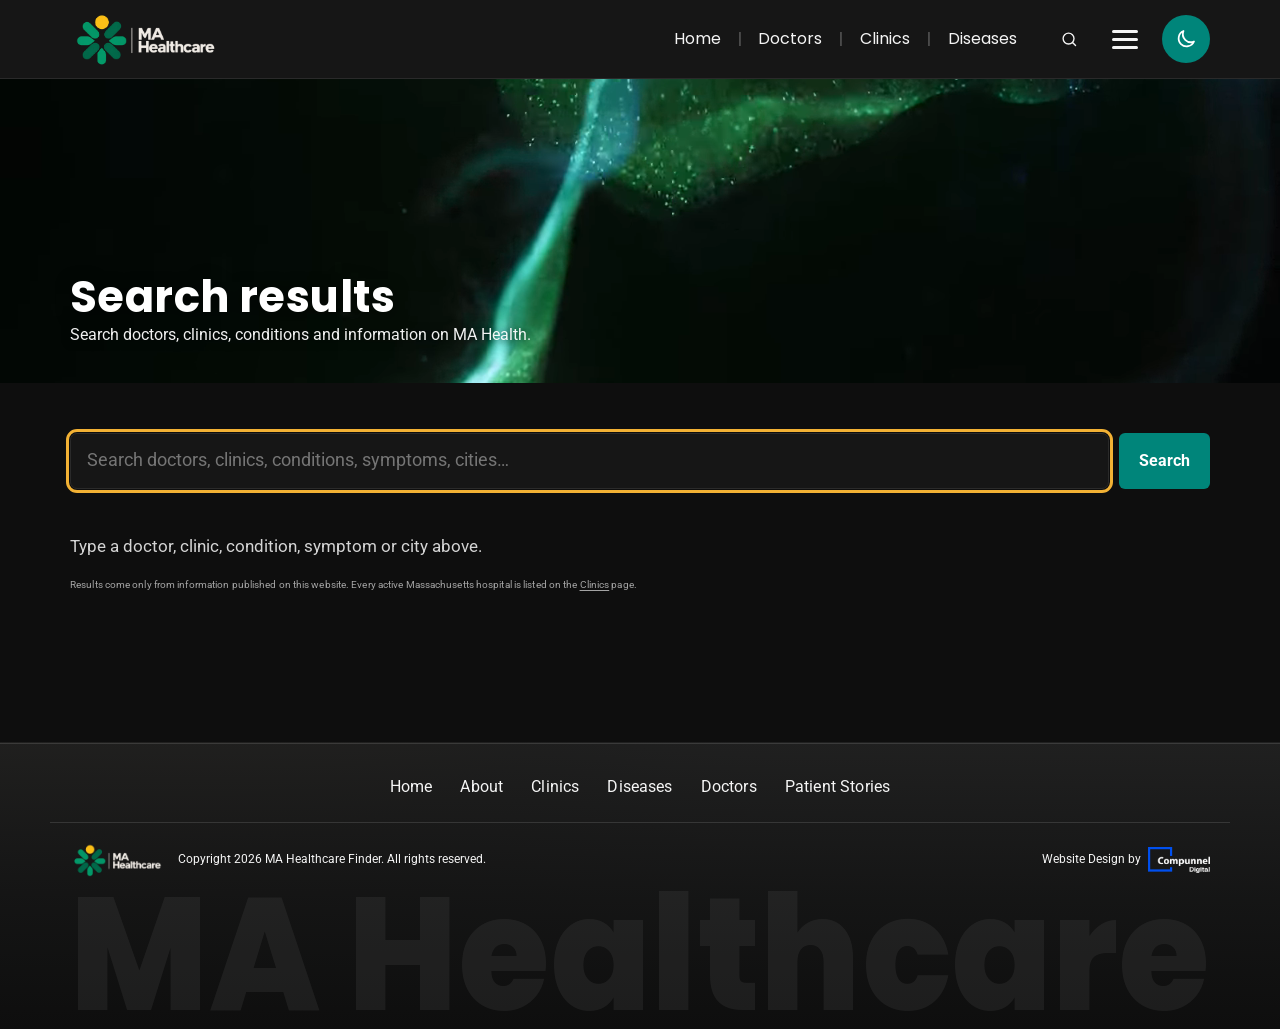
<file: search.html>
<!DOCTYPE html>
<html lang="en" data-theme="light">
<head>
<meta charset="utf-8"><meta name="viewport" content="width=device-width, initial-scale=1">
<meta name="description" content="Search doctors, clinics, conditions and information across MA Health.">
<title>Search results – MA Health</title>
<link rel="preconnect" href="https://fonts.googleapis.com"><link rel="preconnect" href="https://fonts.gstatic.com" crossorigin>
<link href="https://fonts.googleapis.com/css2?family=Poppins:wght@400;600;700&family=Roboto:wght@400;500;700&display=swap" rel="stylesheet">
<style>
:root{--primary:#00857A;--primary-dark:#006B62;--text:#0F172A;--text-mid:#374151;--text-light:#5B6472;--bg-page:#f3eee8;--bg-light:#F4F7FA;--surface:#FFF;--border-light:#DDE2E8;--subtle-accent:#E6F4F1;--focus:#F2B134}
[data-theme="dark"]{--primary:#2FB3A6;--primary-dark:#8FE3DA;--text:#F3F4F6;--text-mid:#D1D5DB;--text-light:#AEB6C4;--bg-page:#0F172A;--bg-light:#1B2740;--surface:#172038;--border-light:#2B364B;--subtle-accent:#123531}
*{box-sizing:border-box}html{scroll-behavior:smooth}
body{margin:0;background:var(--bg-page);color:var(--text);font-family:'Roboto',sans-serif;font-size:1em;line-height:1.65}
img{max-width:100%}a{color:inherit}button{font-family:inherit}
:focus-visible{outline:3px solid var(--focus);outline-offset:3px;border-radius:4px}
.sr-only{position:absolute;width:1px;height:1px;padding:0;margin:-1px;overflow:hidden;clip:rect(0,0,0,0);white-space:nowrap;border:0}
.skip-link{position:absolute;left:16px;top:-60px;background:var(--primary-dark);color:#fff;padding:12px 18px;border-radius:6px;font-weight:700;z-index:1000;text-decoration:none}.skip-link:focus{top:16px}
.wrap{max-width:1180px;margin:0 auto;padding:0 20px}
.g12{display:grid;grid-template-columns:repeat(12,minmax(0,1fr));gap:24px}
.c3{grid-column:span 3}.c4{grid-column:span 4}.c6{grid-column:span 6}.c12{grid-column:span 12}
.topbar{background:var(--surface);border-bottom:1px solid var(--border-light)}
.topbar-inner{max-width:1180px;margin:0 auto;padding:12px 20px;display:flex;align-items:center;justify-content:space-between;gap:24px}
.logo img{height:54px;display:block}
.topbar-right{display:flex;align-items:center;gap:14px}
.head-mail{width:60px;height:60px;border-radius:50%;background:#00857A;display:inline-flex;align-items:center;justify-content:center;flex-shrink:0}
.head-mail svg{width:28px;height:28px}
.theme-toggle{width:48px;height:48px;border-radius:50%;border:none;background:#00857A;cursor:pointer;display:inline-flex;align-items:center;justify-content:center;padding:0}
.theme-toggle .knob svg{width:24px;height:24px;display:block}
.hamburger{display:none;flex-direction:column;gap:5px;background:none;border:1px solid var(--border-light);border-radius:6px;cursor:pointer;padding:9px;min-width:44px;min-height:44px;align-items:center;justify-content:center}
.hamburger span{width:22px;height:2px;background:var(--text);display:block}
.navstrip{background:#fbfaf8;border-bottom:1px solid var(--border-light)}
[data-theme="dark"] .navstrip{background:var(--bg-light)}
.nav-menu{max-width:1180px;margin:0 auto;padding:0 20px;list-style:none;display:flex;gap:4px;flex-wrap:wrap}
.nav-menu a{display:block;padding:14px 12px;font-size:1em;font-weight:700;text-transform:uppercase;letter-spacing:.05em;color:var(--text-mid);text-decoration:none;border-top:3px solid transparent}
.nav-menu a:hover,.nav-menu a.active{color:var(--primary-dark);border-top-color:var(--primary)}
.page-head{background:var(--surface);border-bottom:1px solid var(--border-light);padding:44px 0}
.page-head h1{font-family:'Poppins',sans-serif;font-size:clamp(30px,3.4vw,44px);margin:0 0 8px;text-transform:uppercase;letter-spacing:-.01em}
.page-head p{margin:0;color:var(--text-light);max-width:760px}
main{padding:50px 0 70px}
.card{background:var(--surface);border-radius:6px;box-shadow:0 6px 24px rgba(15,23,42,.07);overflow:hidden}
.card-body{padding:20px 22px}
.card h2,.card h3{font-family:'Poppins',sans-serif;margin:0 0 6px;font-size:1.25em}
.meta{color:var(--text-light);font-size:1em;margin:0 0 10px}
.badges{display:flex;flex-wrap:wrap;gap:8px;margin:10px 0 4px}
.badge{background:var(--subtle-accent);color:var(--primary-dark);font-weight:700;font-size:1em;padding:5px 12px;border-radius:999px}
.btn{display:inline-flex;align-items:center;gap:8px;background:#00857A;color:#fff;border:none;border-radius:6px;padding:12px 20px;font-weight:700;font-size:1em;text-decoration:none;cursor:pointer;min-height:44px}
.btn:hover{background:var(--primary-dark)}
.btn.ghost{background:var(--surface);color:var(--text);border:1px solid var(--border-light)}
.btn.ghost:hover{border-color:var(--primary);color:var(--primary-dark)}
.review{border-top:1px solid var(--border-light);padding:12px 0 2px;font-size:1em}
.review p{margin:0 0 6px;color:var(--text-mid)}
.review .who{color:var(--text-light);font-size:1em}
.stars{color:#B7791F;letter-spacing:2px}
.thumb{width:100px;height:100px;border-radius:14px;object-fit:cover;flex-shrink:0;background:var(--subtle-accent)}
.row{display:flex;gap:16px;align-items:center}
.initials{width:100px;height:100px;border-radius:14px;display:flex;align-items:center;justify-content:center;font-family:'Poppins',sans-serif;font-weight:700;font-size:1.875em;color:#fff;flex-shrink:0}
.center{text-align:center}
.hidden{display:none!important}
.contact-strip{margin-top:40px;background:var(--subtle-accent);border-radius:6px;padding:22px;display:flex;justify-content:space-between;gap:16px;align-items:center;flex-wrap:wrap}
footer{background:#efece5;border-top:1px solid rgba(15,23,42,.15);padding:22px 0 26px;color:#0F172A;margin-top:70px}
[data-theme="dark"] footer{background:#101a30;color:#F3F4F6;border-top-color:rgba(255,255,255,.15)}
.f-nav{max-width:1180px;margin:0 auto 16px;padding:0 20px 16px;display:flex;gap:28px;overflow-x:auto;justify-content:center;border-bottom:1px solid rgba(15,23,42,.15)}
[data-theme="dark"] .f-nav{border-bottom-color:rgba(255,255,255,.15)}
.f-nav a{font-size:1em;font-weight:700;text-transform:uppercase;letter-spacing:.05em;text-decoration:none;white-space:nowrap;color:inherit}
.f-nav a:hover{color:var(--primary);text-decoration:underline}
.footer-inner{max-width:1180px;margin:0 auto;padding:0 20px;display:flex;align-items:center;justify-content:space-between;gap:16px;flex-wrap:wrap}
.f-design{display:flex;align-items:center;gap:10px}.f-design img{height:26px;display:block}

@media(prefers-reduced-motion:reduce){*{scroll-behavior:auto!important}}
@media(max-width:1024px){.c3{grid-column:span 6}.c4{grid-column:span 6}}
@media(max-width:900px){.hamburger{display:flex}.nav-menu{display:none;flex-direction:column;padding:8px 20px 12px}.nav-menu.open{display:flex}.nav-menu a{border-top:none;border-bottom:1px solid var(--border-light)}}
@media(max-width:768px){.c3,.c4,.c6{grid-column:span 12}.footer-inner{justify-content:center;text-align:center}}

/* ── Header: hamburger + slide-in navigation drawer ── */
.head-mail{display:none!important}
.hamburger{display:flex!important;flex-direction:column;gap:5px;background:none!important;border:none!important;border-radius:0;box-shadow:none;padding:10px;min-width:44px;min-height:44px;align-items:center;justify-content:center;cursor:pointer}
.hamburger span{width:26px;height:3px;border-radius:2px;background:var(--text);display:block;transform:none!important;opacity:1!important}
.hamburger:focus-visible{outline:3px solid var(--focus,#F2B134);outline-offset:2px}
.navstrip{position:fixed!important;top:0;right:0;bottom:0;width:min(340px,86vw);height:100vh;height:100dvh;background:var(--surface)!important;border:none;border-left:1px solid var(--border-light);box-shadow:-14px 0 40px rgba(0,0,0,.2);transform:translateX(100%);visibility:hidden;transition:transform .3s ease,visibility 0s linear .3s;z-index:1000;overflow-y:auto;display:flex;flex-direction:column}
html.nav-open .navstrip{transform:none;visibility:visible;transition:transform .3s ease}
.nav-overlay{position:fixed;inset:0;background:rgba(15,23,42,.45);opacity:0;visibility:hidden;transition:opacity .3s,visibility 0s linear .3s;z-index:999}
html.nav-open .nav-overlay{opacity:1;visibility:visible;transition:opacity .3s}
html.nav-open body{overflow:hidden}
.nav-head{display:flex;align-items:center;justify-content:space-between;padding:14px 16px 14px 28px;border-bottom:1px solid var(--border-light)}
.nav-head-title{font-family:'Poppins',sans-serif;font-weight:700;font-size:1em;letter-spacing:.08em;text-transform:uppercase;color:var(--text)}
.nav-close{background:none;border:none;color:var(--text);font-size:1.875em;line-height:1;cursor:pointer;min-width:44px;min-height:44px;display:inline-flex;align-items:center;justify-content:center}
.nav-close:focus-visible{outline:3px solid var(--focus,#F2B134);outline-offset:2px}
.navstrip .nav-menu{display:flex!important;flex-direction:column;align-items:stretch;flex-wrap:nowrap;gap:0;margin:0;max-width:none;padding:8px 20px 28px}
.navstrip .nav-menu li a{display:flex;align-items:center;min-height:54px;padding:14px 8px;border-top:none;border-bottom:1px solid var(--border-light)}
.navstrip .nav-menu li a::after{display:none}
.navstrip .nav-menu li a.active{color:var(--primary-dark);box-shadow:inset 4px 0 0 var(--primary);padding-left:16px}
html.a11y-motion .navstrip,html.a11y-motion .nav-overlay{transition:none}
@media (prefers-reduced-motion:reduce){.navstrip,.nav-overlay{transition:none}}

/* ── No capitals; line icons with minimal 4px corners; footer current-page indicator ── */
.f-nav a,.nav-head-title,.nav-menu a,.page-head h1{text-transform:none!important;letter-spacing:.01em!important}
.ic{width:1.2em;height:1.2em;flex-shrink:0;display:inline-block;vertical-align:-.22em}
.theme-toggle{border-radius:50%!important;color:#fff} .theme-toggle .knob{display:flex} .theme-toggle .knob .ic{width:24px;height:24px}
.tile{width:64px;height:64px;border-radius:4px;background:var(--subtle-accent);color:var(--primary-dark);display:flex;align-items:center;justify-content:center;flex-shrink:0}
.tile .ic{width:34px;height:34px}
.f-nav a.active{color:#006B62!important;text-decoration:none;box-shadow:inset 0 -3px 0 #00857A;padding-bottom:4px}
[data-theme="dark"] .f-nav a.active{color:#8FE3DA!important;box-shadow:inset 0 -3px 0 #2FB3A6}

/* Inner-page header: looping video, no tint, same height on every inner page */
.page-head{position:relative;isolation:isolate;overflow:hidden;height:304px;box-sizing:border-box;display:flex;align-items:flex-end;padding:0 0 36px;border-bottom:none;background:#07120d}
.page-video{position:absolute;inset:0;z-index:-1;width:100%;height:100%;object-fit:cover;pointer-events:none}
.page-head .wrap{width:100%}
.page-head h1{color:#fff!important;text-shadow:0 2px 16px rgba(0,0,0,.6);margin:0 0 2px!important;line-height:1.1}
.page-head p{color:rgba(255,255,255,.94)!important;text-shadow:0 1px 10px rgba(0,0,0,.7);margin:0!important;line-height:1.5}
@media (max-width:768px){.page-head{height:208px;padding-bottom:24px}}

/* ── Dark theme: carbon black (neutral, no blue tint) ── */
[data-theme="dark"]{--bg-page:#0E0E0E;--bg-light:#1A1A1A;--surface:#161616;--border-light:#2A2A2A;--subtle-accent:#10302B;--text:#F5F5F5;--text-mid:#D4D4D4;--text-light:#A3A3A3;--shadow:0 2px 10px rgba(0,0,0,.5);--shadow-lg:0 12px 32px rgba(0,0,0,.6)}
[data-theme="dark"] body{background:#0E0E0E}
[data-theme="dark"] footer{background:#0E0E0E;color:#F5F5F5;border-top-color:rgba(255,255,255,.12)}
[data-theme="dark"] .f-nav{border-bottom-color:rgba(255,255,255,.12)}
[data-theme="dark"] .f-nav a{color:#F5F5F5}
[data-theme="dark"] .f-nav a.active{color:#8FE3DA!important;box-shadow:inset 0 -3px 0 #2FB3A6}
[data-theme="dark"] .navstrip{background:#161616!important}
[data-theme="dark"] .nav-overlay{background:rgba(0,0,0,.6)}
</style>
<script src="js/icons.js"></script>
<link rel="stylesheet" href="css/shared.css">
</head>
<body>
<a class="skip-link" href="#main">Skip to main content</a>
<header>
  <div class="topbar"><div class="topbar-inner">
    <a href="index.html" class="logo" aria-label="MA Health – home"><span class="logo-mark" aria-hidden="true"><img src="images/logo-icon.png" alt=""></span><img class="logo-word logo-light-img" src="images/logo-word.png" alt="MA Healthcare"><img class="logo-word logo-dark-img" src="images/logo-word-dark.png" alt="MA Healthcare"></a>
    <div class="topbar-right">
      <nav class="top-nav" aria-label="Main"><a href="index.html">Home</a><span class="sep" aria-hidden="true">|</span><a href="doctors.html">Doctors</a><span class="sep" aria-hidden="true">|</span><a href="clinics.html">Clinics</a><span class="sep" aria-hidden="true">|</span><a href="diseases.html">Diseases</a></nav><button class="find-btn" id="find-btn" type="button" aria-label="Find on this page" aria-controls="find-bar" aria-expanded="false" title="Find on this page (/)"><svg class="ic" viewBox="0 0 24 24" fill="none" stroke="currentColor" stroke-width="1.75" stroke-linecap="round" stroke-linejoin="round" aria-hidden="true" focusable="false"><circle cx="11" cy="11" r="7"/><path d="m20 20-3.5-3.5"/></svg></button><button class="hamburger" id="hamburger" type="button" aria-label="Open menu" aria-expanded="false" aria-controls="site-nav"><span></span><span></span><span></span></button>
        <button class="theme-toggle" id="theme-toggle" type="button" aria-pressed="false" aria-label="Switch theme"><span class="knob" aria-hidden="true"></span></button>
    </div>
  </div></div>
  <nav class="navstrip" id="site-nav" aria-label="Primary">
    <div class="nav-head"><span class="nav-head-title">Menu</span><button class="nav-close" id="nav-close" type="button" aria-label="Close menu">&times;</button></div>
    <ul class="nav-menu" id="nav-menu"><li class="nav-dup"><a href="index.html">Home</a></li><li><a href="about.html">About</a></li><li class="nav-dup"><a href="clinics.html">Clinics</a></li><li class="nav-dup"><a href="diseases.html">Diseases</a></li><li class="nav-dup"><a href="doctors.html">Doctors</a></li><li><a href="patient-stories.html">Patient Stories</a></li></ul></nav>
  <div class="nav-overlay" id="nav-overlay" aria-hidden="true"></div>
</header>
<div class="page-head"><video class="page-video" id="page-video" autoplay muted loop playsinline preload="auto" poster="video/hero-poster.jpg" aria-hidden="true"></video><div class="wrap"><h1>Search results</h1><p id="sr-summary">Search doctors, clinics, conditions and information on MA Health.</p></div></div>
<main id="main"><div class="wrap">
<form class="sr-form" id="sr-form" role="search" action="search.html">
  <label for="sr-q" class="sr-only">Search MA Health</label>
  <input id="sr-q" name="q" type="search" autocomplete="off" placeholder="Search doctors, clinics, conditions, symptoms, cities…">
  <button class="btn" type="submit">Search</button>
</form>
<div class="sr-tabs" id="sr-tabs" role="tablist" aria-label="Result categories"></div>
<div id="sr-results" aria-live="polite"></div>
<p class="src" style="margin-top:1.6em">Results come only from information published on this website. Every active Massachusetts hospital is listed on the <a href="clinics.html">Clinics</a> page.</p>
</div></main>
<div class="footer-hero footer-solo">
  <footer class="site-footer">
    <nav class="f-nav" aria-label="Footer"><a href="index.html">Home</a><a href="about.html">About</a><a href="clinics.html">Clinics</a><a href="diseases.html">Diseases</a><a href="doctors.html">Doctors</a><a href="patient-stories.html">Patient Stories</a></nav>
    <div class="footer-inner">
      <div class="f-left"><a href="index.html" class="f-logo" aria-label="MA Healthcare – home"><span class="logo-mark" aria-hidden="true"><img src="images/logo-icon.png" alt=""></span><img class="logo-word logo-light-img" src="images/logo-word.png" alt="MA Healthcare"><img class="logo-word logo-dark-img" src="images/logo-word-dark.png" alt="MA Healthcare"></a><span class="f-copy">Copyright 2026 MA Healthcare Finder. All rights reserved.</span></div>
      <div class="f-right f-design">Website Design by <a href="https://digital.compunnel.com/" target="_blank" rel="noopener" aria-label="Compunnel Digital (opens in a new tab)"><img class="logo-light-img" src="images/compunnel-digital.svg" alt="Compunnel Digital"><img class="logo-dark-img" src="images/compunnel-digital-dark.png" alt="Compunnel Digital"></a></div>
    </div>
    <div class="bigtext" aria-hidden="true"><svg viewBox="0 0 1000 118" xmlns="http://www.w3.org/2000/svg"><text x="0" y="108" font-size="140" textLength="1000" lengthAdjust="spacingAndGlyphs">MA Healthcare</text></svg></div>
  </footer>
</div>

<script>
(function(){
  var d=document.documentElement;
  var SUN=ICON('sun'),MOON=ICON('moon');
  function auto(){var h=new Date().getHours();return(h>=18||h<6)?'dark':'light'}
  function paint(){var m=null;try{m=localStorage.getItem('ma-theme')}catch(e){}var t=m||auto();d.dataset.theme=t;
    var b=document.getElementById('theme-toggle');if(b){b.querySelector('.knob').innerHTML=t==='dark'?MOON:SUN;b.setAttribute('aria-pressed',t==='dark');b.setAttribute('aria-label','Switch to '+(t==='dark'?'light':'dark')+' theme')}}
  paint();
  document.addEventListener('DOMContentLoaded',function(){
    paint();
    var b=document.getElementById('theme-toggle');
    if(b)b.addEventListener('click',function(){var n=d.dataset.theme==='dark'?'light':'dark';try{localStorage.setItem('ma-theme',n)}catch(e){}paint()});
    var lm=document.getElementById('load-more');
    if(lm)lm.addEventListener('click',function(){
      var hs=document.querySelectorAll('.dir-item.hidden');
      for(var i=0;i<lm.dataset.step&&i<hs.length;i++)hs[i].classList.remove('hidden');
      if(!document.querySelectorAll('.dir-item.hidden').length)lm.style.display='none';
    });
  });
})();
</script>
<script src="js/catalog.js"></script>
<script src="js/directory.js"></script>
<script src="js/sitesearch.js"></script>
<script src="js/nav.js"></script>
<script src="js/pagesearch.js"></script>
<script src="js/inner-video.js"></script>
</body></html>
</file>
<file: css/shared.css>
/* MA Health – components shared by every page (header nav, page search, footer, logos, avatars).
   Loaded after each page's own <style>, so these rules win. Font sizes are in em. */

/* ── Logos: separate artwork for dark theme (no white patch) ── */
.logo-dark-img { display: none !important; }
[data-theme="dark"] .logo-light-img { display: none !important; }
[data-theme="dark"] .logo-dark-img { display: block !important; }
[data-theme="dark"] .logo img,
[data-theme="dark"] .f-design img,
[data-theme="dark"] .f-logo img { background: none !important; padding: 0 !important; border-radius: 0 !important; }

/* ── Header: visible primary nav (Home | Doctors | Clinics | Diseases) ── */
.top-nav { display: flex; align-items: center; gap: .25em; margin-right: .5em; }
.top-nav a { font-family: 'Poppins', sans-serif; font-weight: 600; font-size: 1em; color: var(--text); text-decoration: none; padding: .45em .8em; border-radius: .35em; white-space: nowrap; }
.top-nav a:hover { color: var(--primary-dark); background: var(--subtle-accent); }
.top-nav a.active { color: var(--primary-dark); box-shadow: inset 0 -.19em 0 var(--primary); border-radius: 0; }
.top-nav .sep { color: var(--text-light); opacity: .6; user-select: none; }
[data-theme="dark"] .top-nav a.active, [data-theme="dark"] .top-nav a:hover { color: #8FE3DA; }
/* in the drawer, the four primary links are duplicates on wide screens (kept for phones) */
@media (min-width: 901px) { .navstrip .nav-dup { display: none !important; } }
@media (max-width: 900px) { .top-nav { display: none; } }

/* ── Find on this page ── */
.find-btn { background: none; border: none; color: var(--text); width: 2.75em; height: 2.75em; display: inline-flex; align-items: center; justify-content: center; cursor: pointer; border-radius: 50%; }
.find-btn:hover { background: var(--subtle-accent); }
.find-btn .ic { width: 1.4em; height: 1.4em; }
.find-bar { position: sticky; top: 0; z-index: 400; background: var(--surface); border-bottom: 1px solid var(--border-light); box-shadow: var(--shadow); display: none; }
.find-bar.open { display: block; }
.find-inner { max-width: 1180px; margin: 0 auto; padding: .75em 1.25em; display: flex; align-items: center; gap: .75em; }
.find-inner .ic { width: 1.25em; height: 1.25em; color: var(--text-light); flex-shrink: 0; }
.find-inner input { flex: 1; min-width: 0; font: inherit; font-size: 1em; padding: .6em .8em; border: 1px solid var(--border-light); border-radius: .4em; background: var(--bg-page); color: var(--text); }
.find-inner input:focus { outline: 3px solid var(--focus, #F2B134); outline-offset: 1px; }
.find-count { font-size: .875em; color: var(--text-light); white-space: nowrap; min-width: 6.5em; text-align: right; }
.find-close { background: none; border: none; color: var(--text); font-size: 1.6em; line-height: 1; cursor: pointer; width: 1.6em; height: 1.6em; }
.find-hidden { display: none !important; }
mark.find-hit { background: #FFE58A; color: inherit; padding: 0 .1em; border-radius: .15em; }
[data-theme="dark"] mark.find-hit { background: #7A5C00; }
.find-empty { max-width: 1180px; margin: 1.5em auto; padding: 0 1.25em; color: var(--text-light); }

/* ── Doctor initials / photo circle (same everywhere) ── */
.dav { --s: 4em; position: relative; flex: 0 0 var(--s); width: var(--s); height: var(--s); border-radius: 50%; overflow: hidden; background: var(--subtle-accent); display: inline-flex; align-items: center; justify-content: center; box-shadow: 0 0 0 2px var(--surface), 0 0 0 3px var(--border-light); }
.dav img { position: absolute; inset: 0; width: 100%; height: 100%; object-fit: cover; object-position: center 20%; }
.dav-ini { font-family: 'Poppins', sans-serif; font-weight: 600; font-size: calc(var(--s) * .34); color: var(--primary-dark); letter-spacing: .02em; }

/* ── Footer: same design on every page ── */
.footer-hero { background-image: url('../images/footer-bg.png'); background-size: cover; background-position: center; position: relative; overflow: hidden; }
.footer-hero::before { content: ''; position: absolute; inset: 0; background: linear-gradient(180deg, rgba(255,255,255,.68) 0%, rgba(247,243,237,.88) 55%, rgba(236,242,240,.95) 100%); pointer-events: none; }
.footer-hero > * { position: relative; }
.footer-hero.footer-solo { margin-top: 5em; padding-top: 1px; }
.footer-hero.footer-solo footer { margin-top: 0; }
.site-footer { margin-top: 5.6em; border-top: 1px solid rgba(15,23,42,.18); padding: 1.6em 0 0; color: #0F172A; background: none !important; }
.site-footer .f-nav { max-width: 1180px; margin: 0 auto 1.25em; padding: 0 1.25em 1.1em; display: flex; gap: 1.75em; flex-wrap: nowrap; overflow-x: auto; justify-content: center; border-bottom: 1px solid rgba(15,23,42,.15); }
.site-footer .f-nav a { font-size: 1em; font-weight: 700; color: #0F172A; text-decoration: none; white-space: nowrap; padding: .25em 0; }
.site-footer .f-nav a:hover { color: var(--primary-dark); text-decoration: underline; }
.site-footer .f-nav a.active { color: #006B62 !important; text-decoration: none; box-shadow: inset 0 -3px 0 #00857A; }
.site-footer .footer-inner { max-width: 1180px; margin: 0 auto; padding: 0 1.25em; display: flex; align-items: center; justify-content: space-between; gap: 1.25em; flex-wrap: wrap; }
.site-footer .f-left { display: flex; align-items: center; gap: .9em; }
.site-footer .f-logo { display: inline-flex; line-height: 0; }
.site-footer .f-logo img { height: 34px; width: auto; }
.site-footer .f-copy, .site-footer .f-design { font-size: .75em; } /* 12px at the 16px base */
.site-footer .f-design { display: flex; align-items: center; gap: .6em; }
.site-footer .f-design img { height: 26px; width: auto; display: block; }
.site-footer .bigtext { max-width: 1180px; margin: .6em auto 0; padding: 0 1.25em .5em; line-height: 0; }
.site-footer .bigtext svg { width: 100%; height: auto; display: block; }
.site-footer .bigtext text { font-family: 'Poppins', sans-serif; font-weight: 800; fill: rgba(15,23,42,.10); }
@media (max-width: 700px) { .site-footer .footer-inner { justify-content: center; text-align: center; } .site-footer .f-left { flex-direction: column; } }
[data-theme="dark"] .footer-hero::before { background: linear-gradient(180deg, rgba(14,14,14,.92) 0%, rgba(14,14,14,.97) 55%, #0E0E0E 100%); }
[data-theme="dark"] .site-footer { color: #F5F5F5; border-top-color: rgba(255,255,255,.12); }
[data-theme="dark"] .site-footer .f-nav { border-bottom-color: rgba(255,255,255,.12); }
[data-theme="dark"] .site-footer .f-nav a { color: #F5F5F5; }
[data-theme="dark"] .site-footer .f-nav a.active { color: #8FE3DA !important; box-shadow: inset 0 -3px 0 #2FB3A6; }
[data-theme="dark"] .site-footer .bigtext text { fill: rgba(255,255,255,.06); }

/* ── Live government-data directory ── */
.live-sec { margin-top: 3em; }
.live-sec h2 { margin: 0 0 .25em; }
.live-note { color: var(--text-mid); margin: 0 0 1em; }
.live-form { display: flex; flex-wrap: wrap; gap: .6em; align-items: flex-end; margin: 0 0 1.25em; }
.live-form label { display: flex; flex-direction: column; gap: .25em; font-size: .875em; font-weight: 600; color: var(--text-mid); }
.live-form input, .live-form select { font: inherit; font-size: 1.1em; padding: .55em .7em; border: 1px solid var(--border-light); border-radius: .4em; background: var(--surface); color: var(--text); min-width: 11em; }
.live-status { color: var(--text-light); margin: .5em 0 1em; }
.live-item .card-body { display: flex; flex-direction: column; gap: .35em; }
.live-item .row { display: flex; gap: .85em; align-items: center; }
.live-item h3 { margin: 0; font-size: 1.1em; }
.live-item .meta { margin: 0; }
.live-rating { display: inline-flex; align-items: center; gap: .3em; font-weight: 600; }

/* ── Search results page ── */
.sr-form { display: flex; gap: .6em; margin: 0 0 1.2em; }
.sr-form input { flex: 1; min-width: 0; font: inherit; font-size: 1.1em; padding: .7em .9em; border: 1px solid var(--border-light); border-radius: .4em; background: var(--surface); color: var(--text); }
.sr-form input:focus { outline: 3px solid var(--focus, #F2B134); outline-offset: 1px; }
.sr-tabs { display: flex; flex-wrap: wrap; gap: .5em; margin: 0 0 1.6em; }
.sr-tabs button { font: inherit; font-size: .9375em; font-weight: 600; padding: .45em .9em; border-radius: 999px; border: 1px solid var(--border-light); background: var(--surface); color: var(--text); cursor: pointer; }
.sr-tabs button span { color: var(--text-light); font-weight: 500; margin-left: .2em; }
.sr-tabs button[aria-selected="true"] { background: var(--primary); border-color: var(--primary); color: #fff; }
.sr-tabs button[aria-selected="true"] span { color: rgba(255,255,255,.85); }
.sr-tabs button:disabled { opacity: .45; cursor: default; }
.sr-group { margin: 0 0 2em; }
.sr-group h2 { font-size: 1.25em; margin: 0 0 .7em; }
.sr-count { font-size: .75em; font-weight: 600; color: var(--text-light); background: var(--subtle-accent); padding: .1em .55em; border-radius: 999px; vertical-align: .15em; }
.sr-item .card-body { display: flex; flex-direction: column; gap: .3em; }
.sr-item h3 { margin: 0; font-size: 1.1em; }
.sr-item h3 a { color: var(--text); text-decoration: none; }
.sr-item h3 a:hover { color: var(--primary-dark); text-decoration: underline; }
.sr-item .row { display: flex; gap: .9em; align-items: flex-start; }
.sr-item .meta { margin: 0; }
.sr-thumb { width: 4.5em; height: 4.5em; border-radius: .6em; object-fit: cover; flex-shrink: 0; background: var(--subtle-accent); }
.sr-quote { margin: 0; font-size: 1.05em; color: var(--text); }
.sr-none { font-size: 1.05em; color: var(--text-mid); }
/* card reached from a search result */
.hash-target { animation: hashflash 2.4s ease-out; }
@keyframes hashflash { 0%, 30% { box-shadow: 0 0 0 4px var(--primary), var(--shadow); } 100% { box-shadow: var(--shadow); } }

/* ── Source lines: 10px everywhere (0.625em of the 16px base) ── */
.src { font-size: .625em !important; line-height: 1.45; color: var(--text-light); margin: .4em 0 0; letter-spacing: .01em; }
.src a { color: inherit; text-decoration: underline; text-underline-offset: 2px; }
.src a:hover { color: var(--primary-dark); }
.rating { display: inline-flex; align-items: center; gap: .25em; color: var(--text-mid); }
.rating .ic { width: .95em; height: .95em; color: #E0A21F; }
.rating small { color: var(--text-light); }
.rating.none { font-size: .875em; color: var(--text-light); }

/* ── Logo: figure + wordmark; the figure jumps on hover ── */
.logo, .f-logo { display: inline-flex !important; align-items: center; }
.logo .logo-mark img, .logo .logo-word { height: 54px !important; width: auto; display: block; }
.f-logo .logo-mark img, .f-logo .logo-word { height: 34px !important; width: auto; display: block; }
.logo-mark { display: inline-block; transform-origin: 50% 100%; }
.logo:hover .logo-mark, .logo:focus-visible .logo-mark,
.f-logo:hover .logo-mark, .f-logo:focus-visible .logo-mark { animation: logo-jump .9s cubic-bezier(.3,.7,.4,1) 1; }
@keyframes logo-jump {
  0%   { transform: translateY(0)    scale(1, 1); }
  18%  { transform: translateY(0)    scale(1.06, .88); }  /* crouch */
  42%  { transform: translateY(-22%) scale(.96, 1.06); }  /* up */
  62%  { transform: translateY(0)    scale(1.05, .9); }   /* land */
  78%  { transform: translateY(-4%)  scale(.99, 1.02); }  /* small bounce */
  100% { transform: translateY(0)    scale(1, 1); }       /* back in place */
}
@media (prefers-reduced-motion: reduce) { .logo-mark { animation: none !important; } }
html.a11y-motion .logo-mark { animation: none !important; }

/* ── Navigation text: regular weight (top, drawer and footer) ── */
.top-nav a, .navstrip .nav-menu li a, .nav-menu a, .site-footer .f-nav a { font-weight: 400 !important; }

/* ── A–Z index ── */
.az-bar { display: flex; flex-wrap: wrap; gap: .3em; margin: 0 0 .6em; padding: .6em; background: var(--surface); border: 1px solid var(--border-light); border-radius: .5em; }
.az-bar button { font: inherit; font-size: .9375em; min-width: 2.2em; height: 2.2em; padding: 0 .4em; border-radius: .35em; border: 1px solid transparent; background: none; color: var(--primary-dark); cursor: pointer; font-weight: 600; }
.az-bar button:hover:not(:disabled) { background: var(--subtle-accent); }
.az-bar button[aria-pressed="true"] { background: var(--primary); color: #fff; }
.az-bar button:disabled { color: var(--text-light); opacity: .38; cursor: not-allowed; font-weight: 400; }
.az-bar .az-all { padding: 0 .8em; }
.az-status { margin: 0 0 1em; color: var(--text-light); font-size: .875em; min-height: 1.2em; }
.az-hidden { display: none !important; }
[data-theme="dark"] .az-bar button { color: #8FE3DA; }
[data-theme="dark"] .az-bar button[aria-pressed="true"] { background: #2FB3A6; color: #0E0E0E; }
[data-theme="dark"] .az-bar button:disabled { color: var(--text-light); }

/* ── Clinic / hospital photos (real where available, otherwise the generic abstract) ── */
.clinic-photo { display: block; width: 100%; height: 11em; object-fit: cover; background: #0E3B36; border-radius: 6px 6px 0 0; }
.live-item .clinic-photo { height: 7.5em; }
.doc-row .row { display: flex; gap: .75em; align-items: flex-start; }

/* ── Diseases page ── */
.dz-label { margin: .8em 0 .3em; font-size: .875em; font-weight: 600; color: var(--text-mid); }
.dz-none { margin: .8em 0 0; padding: .7em .9em; border-radius: .4em; background: var(--bg-light, #F4F1EC); color: var(--text-mid); font-size: .9375em; border-left: 3px solid var(--border-light); }
.az-bar button[aria-pressed="true"], .az-bar button[aria-pressed="true"]:hover { background: #00857A !important; color: #fff !important; }
[data-theme="dark"] .az-bar button[aria-pressed="true"], [data-theme="dark"] .az-bar button[aria-pressed="true"]:hover { background: #2FB3A6 !important; color: #0E0E0E !important; }
</file>
